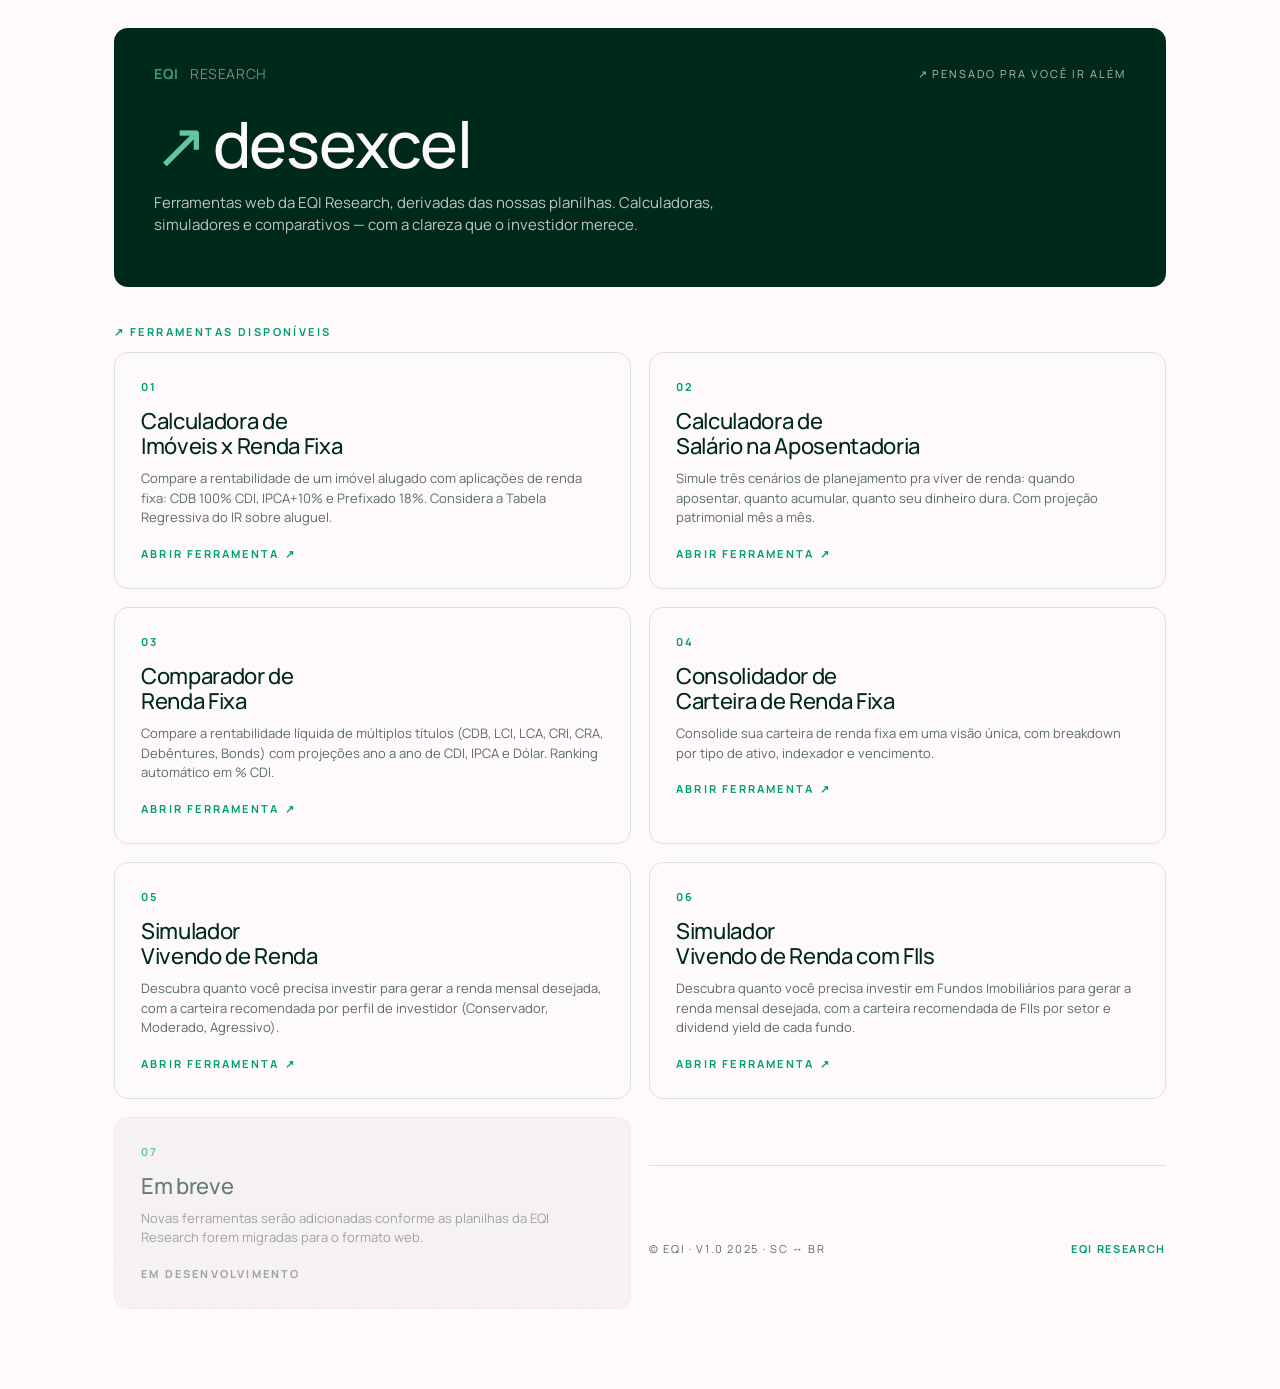
<file: index.html>
<!DOCTYPE html>
<html lang="pt-BR">
<head>
<meta charset="UTF-8">
<meta name="viewport" content="width=device-width, initial-scale=1.0">
<title>desexcel — ferramentas EQI Research</title>
<link rel="preconnect" href="https://fonts.googleapis.com">
<link rel="preconnect" href="https://fonts.gstatic.com" crossorigin>
<link href="https://fonts.googleapis.com/css2?family=Manrope:wght@300;400;500;600;700;800&display=swap" rel="stylesheet">
<style>
  :root {
    --off-white:        #FFFAFA;
    --neutro-claro:     #F2EDED;
    --neutro-verde:     #D9E3E0;
    --verde-claro:      #63C6A5;
    --verde:            #009E76;
    --verde-escuro:     #004031;
    --verde-muito-esc:  #00291E;
    --ink:              var(--verde-muito-esc);
    --muted:            #5a6b66;
    --line:             #D9E3E0;
    --ff: 'Aeonik', 'Manrope', -apple-system, BlinkMacSystemFont, 'Segoe UI', Helvetica, Arial, sans-serif;
  }
  * { box-sizing: border-box; }
  html, body { margin: 0; padding: 0; }
  body {
    font-family: var(--ff);
    background: var(--off-white);
    color: var(--ink);
    line-height: 1.45;
    -webkit-font-smoothing: antialiased;
  }
  .wrap {
    max-width: 1100px;
    margin: 0 auto;
    padding: 28px 24px 80px;
  }
  header.brand {
    background: var(--verde-muito-esc);
    color: var(--off-white);
    border-radius: 14px;
    padding: 36px 40px;
    margin-bottom: 32px;
  }
  .brand-top {
    display: flex;
    justify-content: space-between;
    align-items: center;
    font-size: 11px;
    letter-spacing: 0.18em;
    text-transform: uppercase;
    opacity: 0.7;
    margin-bottom: 28px;
  }
  .brand-mark {
    font-weight: 700;
    color: var(--verde-claro);
    letter-spacing: 0.04em;
    font-size: 14px;
  }
  .brand-mark span { color: var(--off-white); opacity: 0.65; font-weight: 400; margin-left: 8px; }
  header.brand h1 {
    margin: 0;
    font-size: clamp(36px, 6vw, 64px);
    font-weight: 500;
    letter-spacing: -0.02em;
    line-height: 1;
  }
  header.brand h1 .arrow { color: var(--verde-claro); margin-right: 6px; }
  header.brand .sub {
    margin-top: 16px;
    font-size: 15px;
    opacity: 0.75;
    max-width: 640px;
  }

  .chapeu {
    display: inline-block;
    font-size: 11px;
    font-weight: 700;
    letter-spacing: 0.22em;
    text-transform: uppercase;
    color: var(--verde);
    margin-bottom: 12px;
  }

  .tools {
    display: grid;
    grid-template-columns: repeat(auto-fill, minmax(340px, 1fr));
    gap: 18px;
  }
  .tool {
    display: block;
    background: var(--off-white);
    border: 1px solid var(--line);
    border-radius: 14px;
    padding: 26px;
    text-decoration: none;
    color: var(--ink);
    transition: all 0.15s;
    position: relative;
  }
  .tool:hover {
    border-color: var(--verde);
    transform: translateY(-2px);
    box-shadow: 0 8px 24px rgba(0,64,49,0.08);
  }
  .tool .num {
    font-size: 11px;
    letter-spacing: 0.2em;
    text-transform: uppercase;
    color: var(--verde);
    font-weight: 700;
    margin-bottom: 14px;
  }
  .tool h2 {
    margin: 0 0 10px;
    font-size: 22px;
    font-weight: 500;
    letter-spacing: -0.015em;
    line-height: 1.15;
  }
  .tool p {
    margin: 0 0 18px;
    font-size: 13px;
    color: var(--muted);
    line-height: 1.5;
  }
  .tool .go {
    font-size: 11px;
    letter-spacing: 0.2em;
    text-transform: uppercase;
    color: var(--verde);
    font-weight: 700;
    display: flex;
    align-items: center;
    gap: 6px;
  }
  .tool .go .arrow {
    transition: transform 0.2s;
    display: inline-block;
  }
  .tool:hover .go .arrow { transform: translate(4px, -4px); }

  .tool.soon {
    background: var(--neutro-claro);
    border-style: dashed;
    pointer-events: none;
    opacity: 0.6;
  }
  .tool.soon:hover {
    transform: none;
    box-shadow: none;
    border-color: var(--line);
  }
  .tool.soon .go { color: var(--muted); }

  .section {
    margin-top: 40px;
  }
  .section h3 {
    font-size: 11px;
    letter-spacing: 0.22em;
    text-transform: uppercase;
    color: var(--verde);
    margin: 0 0 16px;
    font-weight: 700;
  }

  .footer {
    display: flex;
    justify-content: space-between;
    align-items: center;
    margin-top: 48px;
    padding-top: 24px;
    border-top: 1px solid var(--line);
    font-size: 11px;
    letter-spacing: 0.15em;
    text-transform: uppercase;
    color: var(--muted);
  }
  .footer .mark { color: var(--verde); font-weight: 700; }
</style>
</head>
<body>
<div class="wrap">

  <header class="brand">
    <div class="brand-top">
      <div class="brand-mark">EQI <span>Research</span></div>
      <div>↗ pensado pra você ir além</div>
    </div>
    <h1><span class="arrow">↗</span>desexcel</h1>
    <p class="sub">Ferramentas web da EQI Research, derivadas das nossas planilhas. Calculadoras, simuladores e comparativos — com a clareza que o investidor merece.</p>
  </header>

  <span class="chapeu">↗ Ferramentas disponíveis</span>

  <div class="tools">

    <a class="tool" href="./imoveisxrendafixa/">
      <div class="num">01</div>
      <h2>Calculadora de<br>Imóveis x Renda Fixa</h2>
      <p>Compare a rentabilidade de um imóvel alugado com aplicações de renda fixa: CDB 100% CDI, IPCA+10% e Prefixado 18%. Considera a Tabela Regressiva do IR sobre aluguel.</p>
      <div class="go">Abrir ferramenta <span class="arrow">↗</span></div>
    </a>

    <a class="tool" href="./aposentadoria/">
      <div class="num">02</div>
      <h2>Calculadora de<br>Salário na Aposentadoria</h2>
      <p>Simule três cenários de planejamento pra viver de renda: quando aposentar, quanto acumular, quanto seu dinheiro dura. Com projeção patrimonial mês a mês.</p>
      <div class="go">Abrir ferramenta <span class="arrow">↗</span></div>
    </a>

    <a class="tool" href="./comparadorrf/">
      <div class="num">03</div>
      <h2>Comparador de<br>Renda Fixa</h2>
      <p>Compare a rentabilidade líquida de múltiplos títulos (CDB, LCI, LCA, CRI, CRA, Debêntures, Bonds) com projeções ano a ano de CDI, IPCA e Dólar. Ranking automático em % CDI.</p>
      <div class="go">Abrir ferramenta <span class="arrow">↗</span></div>
    </a>

    <a class="tool" href="./rendafixa/">
      <div class="num">04</div>
      <h2>Consolidador de<br>Carteira de Renda Fixa</h2>
      <p>Consolide sua carteira de renda fixa em uma visão única, com breakdown por tipo de ativo, indexador e vencimento.</p>
      <div class="go">Abrir ferramenta <span class="arrow">↗</span></div>
    </a>

    <a class="tool" href="./vivendaderenda/">
      <div class="num">05</div>
      <h2>Simulador<br>Vivendo de Renda</h2>
      <p>Descubra quanto você precisa investir para gerar a renda mensal desejada, com a carteira recomendada por perfil de investidor (Conservador, Moderado, Agressivo).</p>
      <div class="go">Abrir ferramenta <span class="arrow">↗</span></div>
    </a>

    <a class="tool" href="./vivendoderendafiis/">
      <div class="num">06</div>
      <h2>Simulador<br>Vivendo de Renda com FIIs</h2>
      <p>Descubra quanto você precisa investir em Fundos Imobiliários para gerar a renda mensal desejada, com a carteira recomendada de FIIs por setor e dividend yield de cada fundo.</p>
      <div class="go">Abrir ferramenta <span class="arrow">↗</span></div>
    </a>

    <div class="tool soon">
      <div class="num">07</div>
      <h2>Em breve</h2>
      <p>Novas ferramentas serão adicionadas conforme as planilhas da EQI Research forem migradas para o formato web.</p>
      <div class="go">Em desenvolvimento</div>
    </div>

  <div class="footer">
    <div>© EQI · v1.0 2025 · SC ↔ BR</div>
    <div class="mark">EQI Research</div>
  </div>
</div>
</body>
</html>
</file>
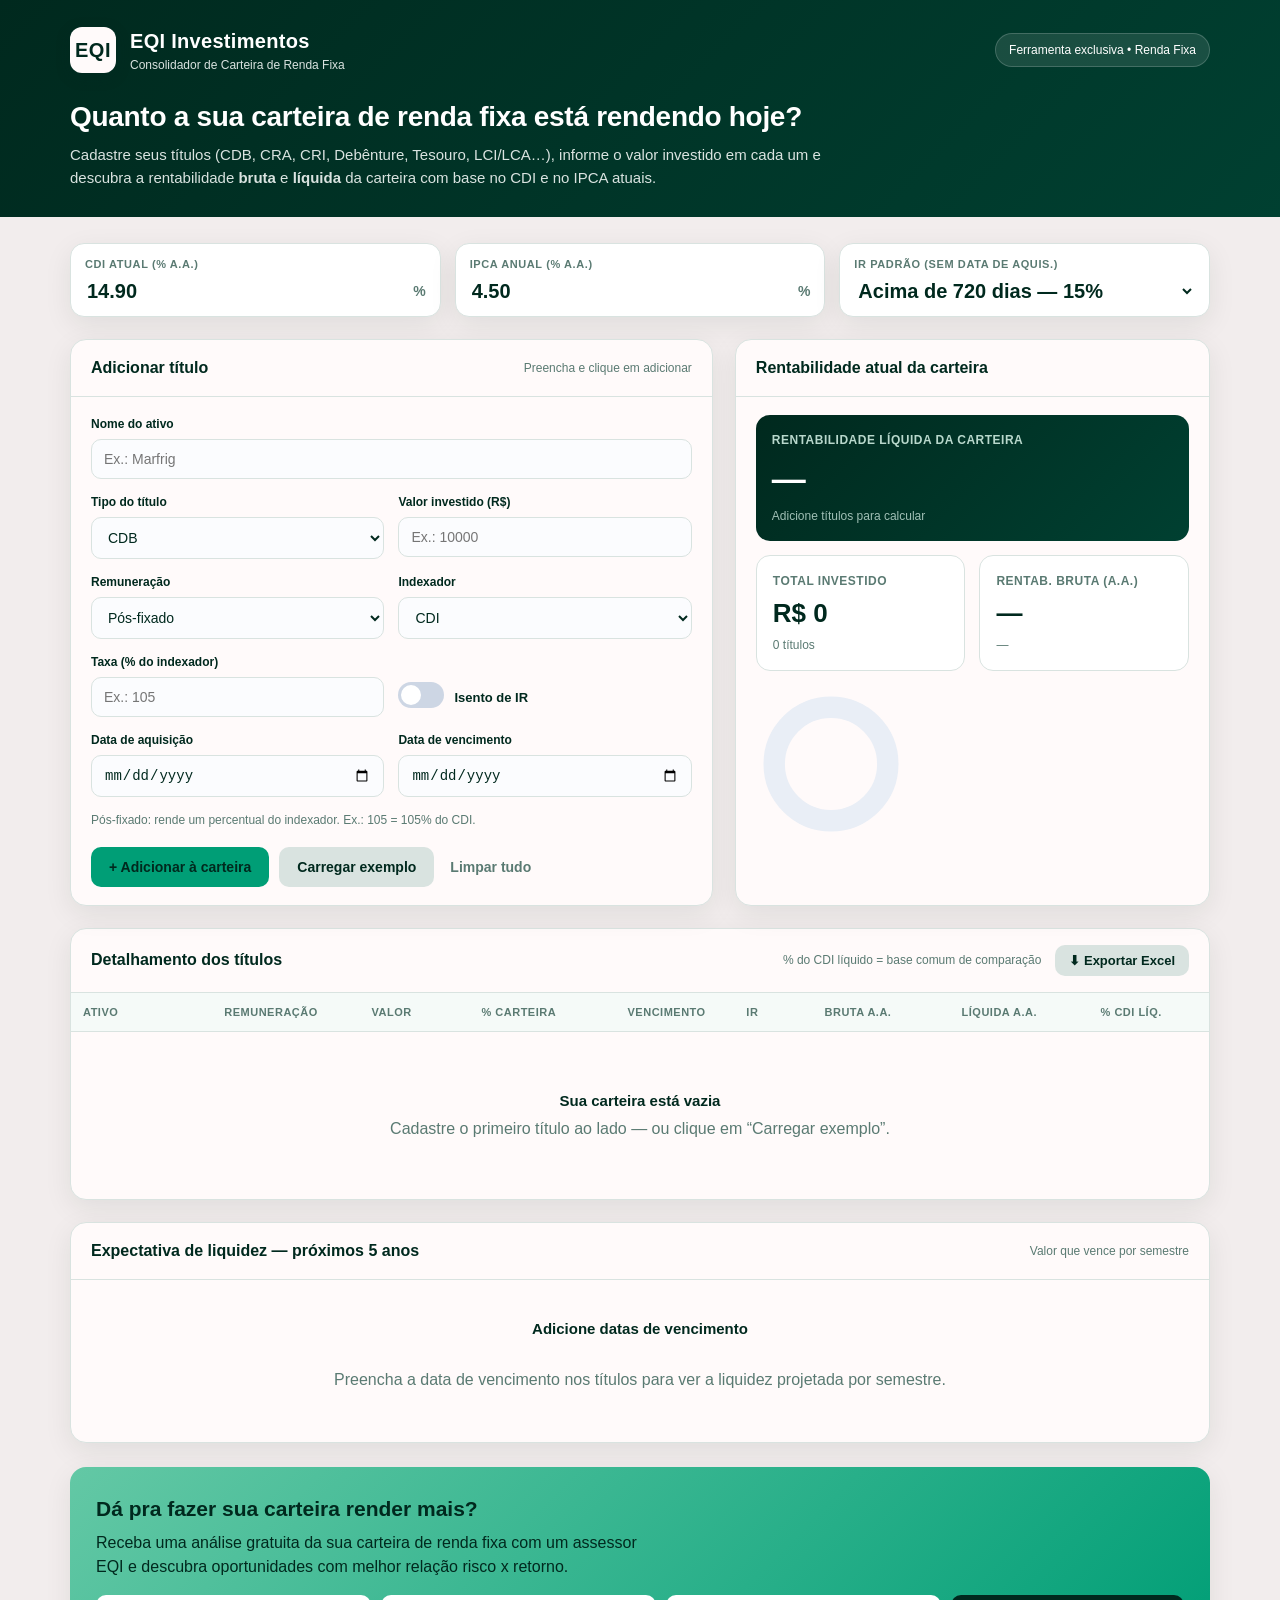
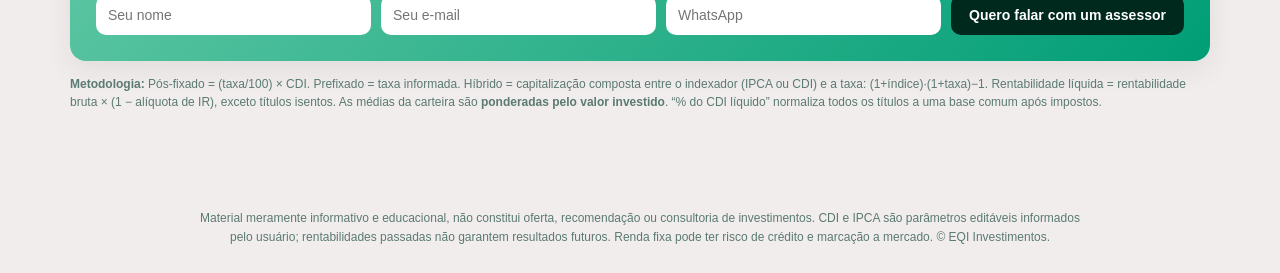
<file: rendafixa/index.html>
<!DOCTYPE html>
<html lang="pt-BR">
<head>
<meta charset="UTF-8" />
<meta name="viewport" content="width=device-width, initial-scale=1.0" />
<title>Consolidador de Carteira de Renda Fixa | EQI Investimentos</title>
<style>
  :root{
    --navy:#00291E;
    --navy-2:#004031;
    --accent:#009E76;
    --accent-2:#63C8A5;
    --bg:#F2EDED;
    --card:#FFFAFA;
    --ink:#00291E;
    --muted:#5a7a72;
    --line:#D9E3E0;
    --danger:#e0455e;
    --shadow:0 8px 28px rgba(0,41,30,.08);
    --radius:16px;
  }
  *{box-sizing:border-box}
  body{
    margin:0;font-family:'Aeonik',Arial,sans-serif;
    background:var(--bg);color:var(--ink);line-height:1.5;
  }
  a{color:var(--accent)}
  .wrap{max-width:1180px;margin:0 auto;padding:0 20px}

  /* HEADER */
  header.top{
    background:linear-gradient(135deg,var(--navy) 0%,var(--navy-2) 100%);
    color:#fff;padding:26px 0 28px;
  }
  .brandrow{display:flex;align-items:center;justify-content:space-between;gap:16px;flex-wrap:wrap}
  .brand{display:flex;align-items:center;gap:14px}
  .logo{
    width:46px;height:46px;border-radius:12px;background:#FFFAFA;
    display:flex;align-items:center;justify-content:center;font-weight:800;color:var(--navy);
    font-size:20px;letter-spacing:.5px;box-shadow:0 4px 14px rgba(0,41,30,.25)
  }
  .brand b{font-size:20px;letter-spacing:.3px}
  .brand span{display:block;font-size:12px;color:#D9E3E0;font-weight:500}
  .tagchip{font-size:12px;background:rgba(255,255,255,.1);padding:7px 13px;border-radius:999px;border:1px solid rgba(255,255,255,.18)}
  h1.title{margin:22px 0 6px;font-size:28px;font-weight:800;letter-spacing:-.3px}
  .subtitle{margin:0;color:#D9E3E0;max-width:760px;font-size:15px}

  /* LAYOUT */
  main{padding:26px 0 60px}
  .grid{display:grid;grid-template-columns:1.15fr .85fr;gap:22px}
  @media(max-width:920px){.grid{grid-template-columns:1fr}}

  .card{background:var(--card);border:1px solid var(--line);border-radius:var(--radius);box-shadow:var(--shadow)}
  .card .hd{padding:16px 20px;border-bottom:1px solid var(--line);display:flex;align-items:center;justify-content:space-between;gap:12px}
  .card .hd h2{margin:0;font-size:16px;font-weight:700}
  .card .hd .hint{font-size:12px;color:var(--muted)}
  .card .bd{padding:18px 20px}

  /* MARKET PARAMS */
  .market{display:flex;gap:14px;flex-wrap:wrap;margin-bottom:22px}
  .market .mbox{
    flex:1;min-width:150px;background:#fff;border:1px solid var(--line);border-radius:14px;
    padding:12px 14px;box-shadow:var(--shadow)
  }
  .market label{display:block;font-size:11px;text-transform:uppercase;letter-spacing:.6px;color:var(--muted);font-weight:700;margin-bottom:6px}
  .market .inrow{display:flex;align-items:center;gap:6px}
  .market input,.market select{
    width:100%;border:none;font-size:20px;font-weight:800;color:var(--navy);outline:none;background:transparent
  }
  .market .suffix{font-size:14px;color:var(--muted);font-weight:700}

  /* FORM */
  .formgrid{display:grid;grid-template-columns:repeat(2,1fr);gap:14px}
  .formgrid .full{grid-column:1/-1}
  .field label{display:block;font-size:12px;font-weight:700;color:var(--navy);margin-bottom:6px}
  .field input,.field select{
    width:100%;padding:11px 12px;border:1px solid var(--line);border-radius:10px;font-size:14px;
    background:#fbfcfe;color:var(--ink);outline:none;transition:.15s
  }
  .field input:focus,.field select:focus{border-color:var(--accent);background:#fff;box-shadow:0 0 0 3px rgba(0,158,118,.12)}
  .field input:disabled,.field select:disabled{background:#eef1f6;color:#9aa7ba;cursor:not-allowed}
  .toggle{display:flex;align-items:center;gap:10px;padding-top:26px}
  .switch{position:relative;width:46px;height:26px;flex:none}
  .switch input{opacity:0;width:0;height:0}
  .slider{position:absolute;inset:0;background:#cdd6e4;border-radius:999px;transition:.2s;cursor:pointer}
  .slider:before{content:"";position:absolute;height:20px;width:20px;left:3px;top:3px;background:#fff;border-radius:50%;transition:.2s}
  .switch input:checked+.slider{background:var(--accent)}
  .switch input:checked+.slider:before{transform:translateX(20px)}
  .toggle .lab{font-size:13px;font-weight:700}

  .btnrow{display:flex;gap:10px;margin-top:18px;flex-wrap:wrap}
  .btn{border:none;border-radius:10px;padding:12px 18px;font-size:14px;font-weight:700;cursor:pointer;transition:.15s}
  .btn-primary{background:var(--accent);color:var(--navy)}
  .btn-primary:hover{filter:brightness(.95);transform:translateY(-1px)}
  .btn-ghost{background:var(--line);color:var(--navy)}
  .btn-ghost:hover{background:#C8D4D0}
  .btn-link{background:none;color:var(--muted);padding:12px 6px}
  .btn-link:hover{color:var(--danger)}
  .btn-sm{padding:8px 14px;font-size:13px}

  /* SUMMARY */
  .kpis{display:grid;grid-template-columns:repeat(2,1fr);gap:14px}
  .kpi{border-radius:14px;padding:16px;border:1px solid var(--line);background:#fff}
  .kpi.big{grid-column:1/-1;background:linear-gradient(135deg,var(--navy),var(--navy-2));color:#fff;border:none}
  .kpi .k-l{font-size:12px;color:var(--muted);font-weight:700;text-transform:uppercase;letter-spacing:.5px}
  .kpi.big .k-l{color:#B8D8CC}
  .kpi .k-v{font-size:26px;font-weight:800;margin-top:4px;color:var(--navy)}
  .kpi.big .k-v{font-size:34px;color:#fff}
  .kpi .k-s{font-size:12px;color:var(--muted);margin-top:3px}
  .kpi.big .k-s{color:#9FBFB5}
  .accentv{color:var(--accent) !important}

  /* DONUT */
  .donutwrap{display:flex;gap:18px;align-items:center;flex-wrap:wrap;margin-top:18px}
  .legend{flex:1;min-width:180px}
  .legend .li{display:flex;align-items:center;gap:9px;font-size:13px;padding:4px 0}
  .legend .dot{width:11px;height:11px;border-radius:3px;flex:none}
  .legend .li .pct{margin-left:auto;font-weight:700;color:var(--navy)}

  /* TABLE */
  .tablewrap{overflow-x:auto}
  table{width:100%;border-collapse:collapse;font-size:13.5px}
  th,td{padding:11px 12px;text-align:right;border-bottom:1px solid var(--line);white-space:nowrap}
  th:first-child,td:first-child{text-align:left}
  th{font-size:11px;text-transform:uppercase;letter-spacing:.5px;color:var(--muted);font-weight:700;background:#F5FAF8}
  tbody tr:hover{background:#EFF5F2}
  td .asset-n{font-weight:700}
  td .asset-t{font-size:11.5px;color:var(--muted)}
  .pill{display:inline-block;font-size:11px;font-weight:700;padding:3px 9px;border-radius:999px}
  .pill.isento{background:rgba(0,158,118,.14);color:#004031}
  .pill.trib{background:rgba(224,69,94,.12);color:#b22b41}
  .delx{border:none;background:none;color:#c0ccdd;cursor:pointer;font-size:16px;line-height:1}
  .delx:hover{color:var(--danger)}
  .empty{padding:40px 20px;text-align:center;color:var(--muted)}
  .empty b{display:block;color:var(--navy);font-size:15px;margin-bottom:4px}

  tfoot td{font-weight:800;background:var(--navy);color:#fff;border:none}
  tfoot td .accentv{color:var(--accent-2)}

  /* CTA / lead */
  .cta{margin-top:24px;background:linear-gradient(135deg,#63C8A5 0%,var(--accent) 100%);border-radius:var(--radius);padding:26px;color:var(--navy);box-shadow:var(--shadow)}
  .cta h3{margin:0 0 6px;font-size:21px}
  .cta p{margin:0 0 16px;max-width:560px;color:var(--navy)}
  .leadform{display:grid;grid-template-columns:repeat(3,1fr) auto;gap:10px}
  @media(max-width:760px){.leadform{grid-template-columns:1fr}}
  .leadform input{padding:12px;border:none;border-radius:10px;font-size:14px;outline:none}
  .leadform .btn-cta{background:var(--navy);color:#fff;white-space:nowrap}
  .leadform .btn-cta:hover{background:#001510}
  .leadok{margin-top:12px;font-weight:700;display:none}

  footer{padding:26px 0;color:var(--muted);font-size:12px;text-align:center}
  .disc{max-width:900px;margin:0 auto;line-height:1.6}
  .note{font-size:12px;color:var(--muted);margin-top:14px;line-height:1.5}

  /* BAR CHART LIQUIDEZ */
  .barchart{overflow-x:auto;padding:4px 0 0}
  .barchart-bars{display:flex;gap:10px;align-items:stretch;height:200px;min-width:560px;padding:0 4px}
  .bar-col{flex:1;min-width:52px;display:flex;flex-direction:column;align-items:center;height:100%}
  .bar-amount{height:20px;font-size:9.5px;font-weight:700;color:var(--navy);display:flex;align-items:flex-end;justify-content:center;text-align:center;white-space:nowrap;width:100%}
  .bar-wrap{flex:1;width:78%;display:flex;align-items:flex-end;background:#f0f5f3;border-radius:8px;overflow:hidden;margin:4px 0}
  .bar-fill{width:100%;background:linear-gradient(to top,var(--accent),var(--accent-2));border-radius:6px;transition:height .4s ease}
  .bar-label{height:22px;font-size:10.5px;color:var(--muted);font-weight:700;text-align:center;margin-top:4px;white-space:nowrap;display:flex;align-items:flex-start;justify-content:center}
  .pill trib small{font-size:9px;opacity:.8}
</style>
</head>
<body>

<header class="top">
  <div class="wrap">
    <div class="brandrow">
      <div class="brand">
        <div class="logo">EQI</div>
        <div>
          <b>EQI Investimentos</b>
          <span>Consolidador de Carteira de Renda Fixa</span>
        </div>
      </div>
      <div class="tagchip">Ferramenta exclusiva • Renda Fixa</div>
    </div>
    <h1 class="title">Quanto a sua carteira de renda fixa está rendendo hoje?</h1>
    <p class="subtitle">Cadastre seus títulos (CDB, CRA, CRI, Debênture, Tesouro, LCI/LCA…), informe o valor investido em cada um e descubra a rentabilidade <b>bruta</b> e <b>líquida</b> da carteira com base no CDI e no IPCA atuais.</p>
  </div>
</header>

<main>
<div class="wrap">

  <!-- PARÂMETROS DE MERCADO -->
  <div class="market">
    <div class="mbox">
      <label>CDI atual (% a.a.)</label>
      <div class="inrow"><input id="cdi" type="number" step="0.01" value="14.90" /><span class="suffix">%</span></div>
    </div>
    <div class="mbox">
      <label>IPCA anual (% a.a.)</label>
      <div class="inrow"><input id="ipca" type="number" step="0.01" value="4.50" /><span class="suffix">%</span></div>
    </div>
    <div class="mbox">
      <label>IR padrão (sem data de aquis.)</label>
      <div class="inrow">
        <select id="irprazo">
          <option value="0.225">Até 180 dias — 22,5%</option>
          <option value="0.20">181 a 360 dias — 20%</option>
          <option value="0.175">361 a 720 dias — 17,5%</option>
          <option value="0.15" selected>Acima de 720 dias — 15%</option>
        </select>
      </div>
    </div>
  </div>

  <div class="grid">

    <!-- COLUNA ESQUERDA: FORMULÁRIO -->
    <section class="card">
      <div class="hd">
        <h2>Adicionar título</h2>
        <span class="hint">Preencha e clique em adicionar</span>
      </div>
      <div class="bd">
        <div class="formgrid">
          <div class="field full">
            <label>Nome do ativo</label>
            <input id="f-nome" placeholder="Ex.: Marfrig" />
          </div>

          <div class="field">
            <label>Tipo do título</label>
            <select id="f-tipo">
              <option value="CDB">CDB</option>
              <option value="CRA">CRA</option>
              <option value="CRI">CRI</option>
              <option value="LCI">LCI</option>
              <option value="LCA">LCA</option>
              <option value="Debênture">Debênture</option>
              <option value="Debênture Incentivada">Debênture Incentivada</option>
              <option value="Tesouro Selic">Tesouro Selic</option>
              <option value="Tesouro IPCA+">Tesouro IPCA+</option>
              <option value="Tesouro Prefixado">Tesouro Prefixado</option>
              <option value="LC">LC (Letra de Câmbio)</option>
            </select>
          </div>

          <div class="field">
            <label>Valor investido (R$)</label>
            <input id="f-valor" type="number" step="0.01" placeholder="Ex.: 10000" />
          </div>

          <div class="field">
            <label>Remuneração</label>
            <select id="f-rem">
              <option value="pos">Pós-fixado</option>
              <option value="pre">Prefixado</option>
              <option value="hibrido">Híbrido</option>
            </select>
          </div>

          <div class="field">
            <label>Indexador</label>
            <select id="f-idx">
              <option value="CDI">CDI</option>
              <option value="IPCA">IPCA</option>
              <option value="">— (prefixado)</option>
            </select>
          </div>

          <div class="field">
            <label id="lbl-taxa">Taxa (%)</label>
            <input id="f-taxa" type="number" step="0.01" placeholder="Ex.: 105" />
          </div>

          <div class="field toggle">
            <label class="switch">
              <input id="f-isento" type="checkbox" />
              <span class="slider"></span>
            </label>
            <span class="lab">Isento de IR</span>
          </div>

          <div class="field">
            <label>Data de aquisição</label>
            <input id="f-aquisicao" type="date" />
          </div>
          <div class="field">
            <label>Data de vencimento</label>
            <input id="f-vencimento" type="date" />
          </div>
        </div>

        <p class="note" id="taxa-help"></p>

        <div class="btnrow">
          <button class="btn btn-primary" id="btn-add">+ Adicionar à carteira</button>
          <button class="btn btn-ghost" id="btn-exemplo">Carregar exemplo</button>
          <button class="btn btn-link" id="btn-limpar">Limpar tudo</button>
        </div>
      </div>
    </section>

    <!-- COLUNA DIREITA: RESULTADO -->
    <section class="card">
      <div class="hd">
        <h2>Rentabilidade atual da carteira</h2>
      </div>
      <div class="bd">
        <div class="kpis">
          <div class="kpi big">
            <div class="k-l">Rentabilidade líquida da carteira</div>
            <div class="k-v" id="kpi-liq">—</div>
            <div class="k-s" id="kpi-liq-cdi">Adicione títulos para calcular</div>
          </div>
          <div class="kpi">
            <div class="k-l">Total investido</div>
            <div class="k-v" id="kpi-total">R$ 0</div>
            <div class="k-s" id="kpi-qtd">0 títulos</div>
          </div>
          <div class="kpi">
            <div class="k-l">Rentab. bruta (a.a.)</div>
            <div class="k-v" id="kpi-bruta">—</div>
            <div class="k-s" id="kpi-bruta-cdi">—</div>
          </div>
        </div>

        <div class="donutwrap">
          <svg id="donut" width="150" height="150" viewBox="0 0 42 42"></svg>
          <div class="legend" id="legend"></div>
        </div>
      </div>
    </section>
  </div>

  <!-- TABELA -->
  <section class="card" style="margin-top:22px">
    <div class="hd">
      <h2>Detalhamento dos títulos</h2>
      <div style="display:flex;align-items:center;gap:14px">
        <span class="hint">% do CDI líquido = base comum de comparação</span>
        <button class="btn btn-ghost btn-sm" id="btn-xlsx">⬇ Exportar Excel</button>
      </div>
    </div>
    <div class="tablewrap">
      <table id="tbl">
        <thead>
          <tr>
            <th>Ativo</th>
            <th>Remuneração</th>
            <th>Valor</th>
            <th>% Carteira</th>
            <th>Vencimento</th>
            <th>IR</th>
            <th>Bruta a.a.</th>
            <th>Líquida a.a.</th>
            <th>% CDI líq.</th>
            <th></th>
          </tr>
        </thead>
        <tbody id="tbody"></tbody>
        <tfoot id="tfoot" style="display:none">
          <tr>
            <td>Carteira consolidada</td>
            <td>—</td>
            <td id="ft-valor">—</td>
            <td>100%</td>
            <td>—</td>
            <td>—</td>
            <td id="ft-bruta">—</td>
            <td id="ft-liq" class="accentv">—</td>
            <td id="ft-cdi">—</td>
            <td></td>
          </tr>
        </tfoot>
      </table>
    </div>
    <div class="bd" id="empty-bd">
      <div class="empty">
        <b>Sua carteira está vazia</b>
        Cadastre o primeiro título ao lado — ou clique em “Carregar exemplo”.
      </div>
    </div>
  </section>

  <!-- LIQUIDEZ POR SEMESTRE -->
  <section class="card" style="margin-top:22px" id="card-liquidez">
    <div class="hd">
      <h2>Expectativa de liquidez — próximos 5 anos</h2>
      <span class="hint">Valor que vence por semestre</span>
    </div>
    <div class="bd">
      <div id="chart-liquidez-wrap"></div>
      <p class="note" id="chart-liquidez-note" style="margin-top:10px"></p>
    </div>
  </section>

  <!-- CTA LEADGEN -->
  <div class="cta">
    <h3>Dá pra fazer sua carteira render mais?</h3>
    <p>Receba uma análise gratuita da sua carteira de renda fixa com um assessor EQI e descubra oportunidades com melhor relação risco x retorno.</p>
    <form class="leadform" id="leadform">
      <input id="l-nome" placeholder="Seu nome" required />
      <input id="l-email" type="email" placeholder="Seu e-mail" required />
      <input id="l-tel" placeholder="WhatsApp" required />
      <button type="submit" class="btn btn-cta">Quero falar com um assessor</button>
    </form>
    <div class="leadok" id="leadok">✅ Recebemos seus dados! Um assessor EQI entrará em contato em breve.</div>
  </div>

  <p class="note">
    <b>Metodologia:</b> Pós-fixado = (taxa/100) × CDI. Prefixado = taxa informada. Híbrido = capitalização composta entre o indexador (IPCA ou CDI) e a taxa: (1+índice)·(1+taxa)−1.
    Rentabilidade líquida = rentabilidade bruta × (1 − alíquota de IR), exceto títulos isentos. As médias da carteira são <b>ponderadas pelo valor investido</b>.
    “% do CDI líquido” normaliza todos os títulos a uma base comum após impostos.
  </p>

</div>
</main>

<footer>
  <div class="wrap">
    <p class="disc">
      Material meramente informativo e educacional, não constitui oferta, recomendação ou consultoria de investimentos. CDI e IPCA são parâmetros editáveis informados pelo usuário; rentabilidades passadas não garantem resultados futuros. Renda fixa pode ter risco de crédito e marcação a mercado.
      © EQI Investimentos.
    </p>
  </div>
</footer>

<script>
(function(){
  "use strict";
  const $ = id => document.getElementById(id);
  const fmtBRL = v => v.toLocaleString('pt-BR',{style:'currency',currency:'BRL',maximumFractionDigits:0});
  const fmtPct = v => v.toLocaleString('pt-BR',{minimumFractionDigits:2,maximumFractionDigits:2})+'%';
  const fmtDate = s => s ? new Date(s+'T00:00:00').toLocaleDateString('pt-BR') : '—';
  const fmtCompact = v => {
    if(v>=1e6) return 'R$ '+(v/1e6).toLocaleString('pt-BR',{maximumFractionDigits:1})+'M';
    if(v>=1e3) return 'R$ '+(v/1e3).toLocaleString('pt-BR',{maximumFractionDigits:0})+'k';
    return fmtBRL(v);
  };

  // Alíquota de IR regressiva pelo prazo de aplicação
  function calcIRAliq(aquisicao){
    if(!aquisicao) return null; // null = usar padrão do seletor global
    const today=new Date(); today.setHours(0,0,0,0);
    const days=Math.floor((today-new Date(aquisicao+'T00:00:00'))/86400000);
    if(days<=180) return 0.225;
    if(days<=360) return 0.20;
    if(days<=720) return 0.175;
    return 0.15;
  }
  function getAliq(asset, defaultAliq){
    if(asset.isento) return 0;
    const auto=calcIRAliq(asset.aquisicao);
    return auto!==null ? auto : defaultAliq;
  }
  function irTag(asset, defaultAliq){
    if(asset.isento) return '<span class="pill isento">Isento</span>';
    const auto=calcIRAliq(asset.aquisicao);
    const aliq=auto!==null?auto:defaultAliq;
    const pct=(aliq*100).toFixed(1).replace('.0','');
    if(auto!==null) return '<span class="pill trib">'+pct+'% <small>auto</small></span>';
    return '<span class="pill trib">'+pct+'%</span>';
  }

  const COLORS = ['#916EDC','#ED64A6','#EA4B4B','#74D9CE','#F6E05E','#54B27F','#387AB7','#6BDCF2','#9C9C9C','#7F7F7F','#585858','#313131','#141414','#F5F5F5','#E0E0E0'];
  const ISENTO_DEFAULT = {
    'CRA':true,'CRI':true,'LCI':true,'LCA':true,'Debênture Incentivada':true,
    'CDB':false,'Debênture':false,'Tesouro Selic':false,'Tesouro IPCA+':false,
    'Tesouro Prefixado':false,'LC':false
  };

  let assets = [];
  try { assets = JSON.parse(localStorage.getItem('eqi_rf_assets')||'[]'); } catch(e){ assets=[]; }
  const save = () => localStorage.setItem('eqi_rf_assets', JSON.stringify(assets));

  // ---- cálculo de rendimento bruto (% a.a.) ----
  function brutaAA(a, cdi, ipca){
    const t = a.taxa/100;
    if(a.rem==='pre') return a.taxa;                       // prefixado: taxa fixa
    if(a.rem==='pos'){                                     // pós: % do indexador
      const base = a.idx==='IPCA' ? ipca : cdi;
      return (a.taxa/100)*base;
    }
    // híbrido: composto índice + spread
    const base = a.idx==='IPCA' ? ipca : cdi;
    return ((1+base/100)*(1+t)-1)*100;
  }

  function remLabel(a){
    if(a.rem==='pre') return 'Prefixado '+fmtPct(a.taxa);
    if(a.rem==='pos') return fmtPct(a.taxa).replace('%','%')+' do '+(a.idx||'CDI');
    return (a.idx||'CDI')+' + '+fmtPct(a.taxa);
  }

  // ---- formulário dinâmico ----
  function syncForm(){
    const rem = $('f-rem').value, idx = $('f-idx');
    const taxa = $('f-taxa'), lbl = $('lbl-taxa'), help = $('taxa-help');
    if(rem==='pre'){
      idx.value=''; idx.disabled=true;
      lbl.textContent='Taxa prefixada (% a.a.)';
      taxa.placeholder='Ex.: 12';
      help.textContent='Prefixado: rende a taxa fixa contratada, independente de CDI/IPCA.';
    } else if(rem==='pos'){
      idx.disabled=false; if(idx.value==='') idx.value='CDI';
      lbl.textContent='Taxa (% do indexador)';
      taxa.placeholder='Ex.: 105';
      help.textContent='Pós-fixado: rende um percentual do indexador. Ex.: 105 = 105% do CDI.';
    } else {
      idx.disabled=false; if(idx.value==='') idx.value='IPCA';
      lbl.textContent='Spread (% a.a.)';
      taxa.placeholder='Ex.: 7';
      help.textContent='Híbrido: indexador + taxa. Ex.: IPCA + 7%.';
    }
  }

  function onTipoChange(){
    const tipo = $('f-tipo').value;
    $('f-isento').checked = !!ISENTO_DEFAULT[tipo];
    // presets convenientes
    if(tipo==='Tesouro Selic'){ $('f-rem').value='pos'; syncForm(); $('f-idx').value='CDI'; $('f-taxa').value=100; }
    if(tipo==='Tesouro IPCA+'){ $('f-rem').value='hibrido'; syncForm(); $('f-idx').value='IPCA'; }
    if(tipo==='Tesouro Prefixado'){ $('f-rem').value='pre'; syncForm(); }
  }

  // ---- render ----
  function render(){
    const cdi = parseFloat($('cdi').value)||0;
    const ipca = parseFloat($('ipca').value)||0;
    const aliq = parseFloat($('irprazo').value)||0;

    const tbody = $('tbody'), tfoot = $('tfoot'), emptyBd = $('empty-bd');
    tbody.innerHTML='';

    const total = assets.reduce((s,a)=>s+(a.valor||0),0);

    if(assets.length===0){
      tfoot.style.display='none'; emptyBd.style.display='block';
      $('kpi-liq').textContent='—'; $('kpi-liq-cdi').textContent='Adicione títulos para calcular';
      $('kpi-total').textContent='R$ 0'; $('kpi-qtd').textContent='0 títulos';
      $('kpi-bruta').textContent='—'; $('kpi-bruta-cdi').textContent='—';
      drawDonut([]); drawLiquidityChart(); return;
    }
    emptyBd.style.display='none'; tfoot.style.display='';

    let sumBruta=0, sumLiq=0;
    const slices=[];

    assets.forEach((a,i)=>{
      const bruta = brutaAA(a,cdi,ipca);
      const assetAliq = getAliq(a, aliq);
      const liq = a.isento ? bruta : bruta*(1-assetAliq);
      const peso = total>0 ? a.valor/total : 0;
      const pctCDIliq = cdi>0 ? (liq/cdi*100) : 0;
      sumBruta += bruta*a.valor;
      sumLiq   += liq*a.valor;
      slices.push({label:a.nome||a.tipo, value:a.valor, color:COLORS[i%COLORS.length]});

      const tr = document.createElement('tr');
      tr.innerHTML =
        '<td>'+
          '<div class="asset-n">'+(a.nome||'(sem nome)')+'</div>'+
          '<div class="asset-t">'+a.tipo+'</div>'+
          (a.aquisicao?'<div class="asset-t">Aquis.: '+fmtDate(a.aquisicao)+'</div>':'')+
        '</td>'+
        '<td>'+remLabel(a)+'</td>'+
        '<td>'+fmtBRL(a.valor)+'</td>'+
        '<td>'+(peso*100).toFixed(1)+'%</td>'+
        '<td>'+fmtDate(a.vencimento)+'</td>'+
        '<td>'+irTag(a,aliq)+'</td>'+
        '<td>'+fmtPct(bruta)+'</td>'+
        '<td><b>'+fmtPct(liq)+'</b></td>'+
        '<td>'+pctCDIliq.toFixed(1)+'%</td>'+
        '<td><button class="delx" data-i="'+i+'" title="Remover">✕</button></td>';
      tbody.appendChild(tr);
    });

    const brutaCart = sumBruta/total;
    const liqCart   = sumLiq/total;
    const cdiLiqCart = cdi>0 ? (liqCart/cdi*100) : 0;

    $('ft-valor').textContent=fmtBRL(total);
    $('ft-bruta').textContent=fmtPct(brutaCart);
    $('ft-liq').textContent=fmtPct(liqCart);
    $('ft-cdi').textContent=cdiLiqCart.toFixed(1)+'%';

    $('kpi-liq').textContent=fmtPct(liqCart);
    $('kpi-liq-cdi').innerHTML='Equivale a <b>'+cdiLiqCart.toFixed(1)+'% do CDI</b> líquido';
    $('kpi-total').textContent=fmtBRL(total);
    $('kpi-qtd').textContent=assets.length+(assets.length===1?' título':' títulos');
    $('kpi-bruta').textContent=fmtPct(brutaCart);
    $('kpi-bruta-cdi').textContent=cdi>0?(brutaCart/cdi*100).toFixed(1)+'% do CDI (bruto)':'—';

    drawDonut(slices);
    drawLiquidityChart();

    tbody.querySelectorAll('.delx').forEach(b=>b.onclick=()=>{
      assets.splice(parseInt(b.dataset.i),1); save(); render();
    });
  }

  // ---- donut SVG ----
  function drawDonut(slices){
    const svg=$('donut'), legend=$('legend');
    svg.innerHTML=''; legend.innerHTML='';
    const total = slices.reduce((s,x)=>s+x.value,0);
    if(total===0){
      svg.innerHTML='<circle cx="21" cy="21" r="15.9" fill="none" stroke="#e9eef6" stroke-width="6"></circle>';
      return;
    }
    let offset=25; // começa no topo
    slices.forEach(s=>{
      const pct=s.value/total*100;
      const c=document.createElementNS('http://www.w3.org/2000/svg','circle');
      c.setAttribute('cx','21'); c.setAttribute('cy','21'); c.setAttribute('r','15.9155');
      c.setAttribute('fill','none'); c.setAttribute('stroke',s.color); c.setAttribute('stroke-width','6');
      c.setAttribute('stroke-dasharray',pct+' '+(100-pct));
      c.setAttribute('stroke-dashoffset',offset);
      svg.appendChild(c);
      offset = (offset - pct + 100) % 100;
      const li=document.createElement('div');
      li.className='li';
      li.innerHTML='<span class="dot" style="background:'+s.color+'"></span>'+s.label+'<span class="pct">'+pct.toFixed(0)+'%</span>';
      legend.appendChild(li);
    });
  }

  // ---- add ----
  function add(){
    const nome=$('f-nome').value.trim();
    const tipo=$('f-tipo').value;
    const valor=parseFloat($('f-valor').value);
    const rem=$('f-rem').value;
    const idx=$('f-idx').value;
    const taxa=parseFloat($('f-taxa').value);
    if(!(valor>0)){ alert('Informe o valor investido.'); $('f-valor').focus(); return; }
    if(!(taxa>=0) || isNaN(taxa)){ alert('Informe a taxa.'); $('f-taxa').focus(); return; }
    const aquisicao=$('f-aquisicao').value||'';
    const vencimento=$('f-vencimento').value||'';
    assets.push({nome,tipo,valor,rem,idx:rem==='pre'?'':idx,taxa,isento:$('f-isento').checked,aquisicao,vencimento});
    save(); render();
    $('f-nome').value=''; $('f-valor').value=''; $('f-taxa').value='';
    $('f-aquisicao').value=''; $('f-vencimento').value=''; $('f-nome').focus();
  }

  // ---- exemplo ----
  function exemplo(){
    assets = [
      {nome:'Marfrig', tipo:'CRA', valor:10000, rem:'hibrido', idx:'IPCA', taxa:10, isento:true, aquisicao:'2023-03-15', vencimento:'2028-09-30'},
      {nome:'Banco do Brasil', tipo:'CDB', valor:15000, rem:'pos', idx:'CDI', taxa:105, isento:false, aquisicao:'2024-06-01', vencimento:'2026-12-15'},
      {nome:'Tesouro Selic 2029', tipo:'Tesouro Selic', valor:30000, rem:'pos', idx:'CDI', taxa:100, isento:false, aquisicao:'2022-09-01', vencimento:'2029-03-01'}
    ];
    save(); render();
  }

  // ================== EXPORTAÇÃO PARA EXCEL (.xlsx) ==================
  // Gera um .xlsx real no navegador, sem nenhuma dependência externa.

  const round = (v,d)=>{const p=Math.pow(10,d);return Math.round((+v)*p)/p;};

  function exportExcel(){
    if(assets.length===0){ alert('Adicione títulos à carteira antes de exportar.'); return; }
    const cdi=parseFloat($('cdi').value)||0, ipca=parseFloat($('ipca').value)||0, aliq=parseFloat($('irprazo').value)||0;
    const total=assets.reduce((s,a)=>s+(a.valor||0),0);
    const S=v=>({v:v,t:'s'}), N=v=>({v:Number(v),t:'n'});

    const rows=[];
    rows.push([S('Consolidador de Carteira de Renda Fixa — EQI Investimentos')]);
    rows.push([S('Data'),S(new Date().toLocaleDateString('pt-BR')),S('CDI (% a.a.)'),N(cdi),S('IPCA (% a.a.)'),N(ipca),S('IR (%)'),N(round(aliq*100,1))]);
    rows.push([]);
    rows.push([S('Ativo'),S('Tipo'),S('Remuneração'),S('Valor (R$)'),S('% Carteira'),S('Data Aquisição'),S('Data Vencimento'),S('Alíquota IR (%)'),S('Bruta a.a. (%)'),S('Líquida a.a. (%)'),S('% CDI líquido')]);

    let sumB=0,sumL=0;
    assets.forEach(a=>{
      const assetAliq=getAliq(a,aliq);
      const b=brutaAA(a,cdi,ipca), l=a.isento?b:b*(1-assetAliq);
      const peso=total>0?a.valor/total*100:0, cdiliq=cdi>0?l/cdi*100:0;
      sumB+=b*a.valor; sumL+=l*a.valor;
      rows.push([S(a.nome||''),S(a.tipo),S(remLabel(a)),N(a.valor),N(round(peso,1)),
                 S(a.aquisicao?fmtDate(a.aquisicao):''),S(a.vencimento?fmtDate(a.vencimento):''),
                 N(a.isento?0:round(assetAliq*100,1)),N(round(b,2)),N(round(l,2)),N(round(cdiliq,1))]);
    });
    const bC=sumB/total, lC=sumL/total, cC=cdi>0?lC/cdi*100:0;
    rows.push([S('CARTEIRA CONSOLIDADA'),S(''),S(''),N(total),N(100),S(''),S(''),S(''),N(round(bC,2)),N(round(lC,2)),N(round(cC,1))]);

    downloadBlob(buildXlsxBlob(rows),'carteira-renda-fixa-eqi.xlsx');
  }

  function colLetter(n){let s='';n++;while(n>0){const m=(n-1)%26;s=String.fromCharCode(65+m)+s;n=(n-m-1)/26;}return s;}
  function esc(s){return String(s).replace(/&/g,'&amp;').replace(/</g,'&lt;').replace(/>/g,'&gt;').replace(/"/g,'&quot;');}

  function sheetXml(rows){
    let x='<?xml version="1.0" encoding="UTF-8" standalone="yes"?>'+
      '<worksheet xmlns="http://schemas.openxmlformats.org/spreadsheetml/2006/main"><sheetData>';
    rows.forEach((row,ri)=>{
      x+='<row r="'+(ri+1)+'">';
      row.forEach((cell,ci)=>{
        if(cell==null) return;
        const ref=colLetter(ci)+(ri+1);
        if(cell.t==='n' && cell.v!=='' && !isNaN(cell.v)){
          x+='<c r="'+ref+'"><v>'+cell.v+'</v></c>';
        } else {
          x+='<c r="'+ref+'" t="inlineStr"><is><t xml:space="preserve">'+esc(cell.v)+'</t></is></c>';
        }
      });
      x+='</row>';
    });
    return x+'</sheetData></worksheet>';
  }

  function buildXlsxBlob(rows){
    const enc=new TextEncoder();
    const F=(name,str)=>({name:name,data:enc.encode(str)});
    const files=[
      F('[Content_Types].xml',
        '<?xml version="1.0" encoding="UTF-8" standalone="yes"?>'+
        '<Types xmlns="http://schemas.openxmlformats.org/package/2006/content-types">'+
        '<Default Extension="rels" ContentType="application/vnd.openxmlformats-package.relationships+xml"/>'+
        '<Default Extension="xml" ContentType="application/xml"/>'+
        '<Override PartName="/xl/workbook.xml" ContentType="application/vnd.openxmlformats-officedocument.spreadsheetml.sheet.main+xml"/>'+
        '<Override PartName="/xl/worksheets/sheet1.xml" ContentType="application/vnd.openxmlformats-officedocument.spreadsheetml.worksheet+xml"/></Types>'),
      F('_rels/.rels',
        '<?xml version="1.0" encoding="UTF-8" standalone="yes"?>'+
        '<Relationships xmlns="http://schemas.openxmlformats.org/package/2006/relationships">'+
        '<Relationship Id="rId1" Type="http://schemas.openxmlformats.org/officeDocument/2006/relationships/officeDocument" Target="xl/workbook.xml"/></Relationships>'),
      F('xl/workbook.xml',
        '<?xml version="1.0" encoding="UTF-8" standalone="yes"?>'+
        '<workbook xmlns="http://schemas.openxmlformats.org/spreadsheetml/2006/main" xmlns:r="http://schemas.openxmlformats.org/officeDocument/2006/relationships">'+
        '<sheets><sheet name="Carteira" sheetId="1" r:id="rId1"/></sheets></workbook>'),
      F('xl/_rels/workbook.xml.rels',
        '<?xml version="1.0" encoding="UTF-8" standalone="yes"?>'+
        '<Relationships xmlns="http://schemas.openxmlformats.org/package/2006/relationships">'+
        '<Relationship Id="rId1" Type="http://schemas.openxmlformats.org/officeDocument/2006/relationships/worksheet" Target="worksheets/sheet1.xml"/></Relationships>'),
      F('xl/worksheets/sheet1.xml', sheetXml(rows))
    ];
    return new Blob([zipStore(files)],{type:'application/vnd.openxmlformats-officedocument.spreadsheetml.sheet'});
  }

  // ZIP "stored" (sem compressão) + CRC32 — suficiente e robusto para arquivos pequenos.
  let CRCT;
  function crc32(u8){
    if(!CRCT){CRCT=[];for(let n=0;n<256;n++){let c=n;for(let k=0;k<8;k++)c=c&1?(0xEDB88320^(c>>>1)):(c>>>1);CRCT[n]=c>>>0;}}
    let crc=-1;
    for(let i=0;i<u8.length;i++)crc=(crc>>>8)^CRCT[(crc^u8[i])&0xFF];
    return (crc^-1)>>>0;
  }
  function zipStore(files){
    const out=[],cen=[];
    const u16=(a,v)=>a.push(v&0xff,(v>>>8)&0xff);
    const u32=(a,v)=>a.push(v&0xff,(v>>>8)&0xff,(v>>>16)&0xff,(v>>>24)&0xff);
    const enc=new TextEncoder();
    files.forEach(f=>{
      const data=f.data, crc=crc32(data), nm=enc.encode(f.name), off=out.length;
      u32(out,0x04034b50);u16(out,20);u16(out,0);u16(out,0);u16(out,0);u16(out,0);
      u32(out,crc);u32(out,data.length);u32(out,data.length);u16(out,nm.length);u16(out,0);
      for(let i=0;i<nm.length;i++)out.push(nm[i]);
      for(let i=0;i<data.length;i++)out.push(data[i]);
      u32(cen,0x02014b50);u16(cen,20);u16(cen,20);u16(cen,0);u16(cen,0);u16(cen,0);u16(cen,0);
      u32(cen,crc);u32(cen,data.length);u32(cen,data.length);
      u16(cen,nm.length);u16(cen,0);u16(cen,0);u16(cen,0);u16(cen,0);u32(cen,0);u32(cen,off);
      for(let i=0;i<nm.length;i++)cen.push(nm[i]);
    });
    const cdOff=out.length;
    for(let i=0;i<cen.length;i++)out.push(cen[i]);
    u32(out,0x06054b50);u16(out,0);u16(out,0);u16(out,files.length);u16(out,files.length);
    u32(out,cen.length);u32(out,cdOff);u16(out,0);
    return new Uint8Array(out);
  }
  function downloadBlob(blob,name){
    const url=URL.createObjectURL(blob);
    const a=document.createElement('a');a.href=url;a.download=name;
    document.body.appendChild(a);a.click();a.remove();
    setTimeout(()=>URL.revokeObjectURL(url),1500);
  }
  // ==================================================================

  // ---- gráfico de liquidez por semestre ----
  function drawLiquidityChart(){
    const wrap=$('chart-liquidez-wrap'), noteEl=$('chart-liquidez-note');
    if(!wrap) return;

    // Monta os 10 semestres a partir de hoje
    const today=new Date(); today.setHours(0,0,0,0);
    const semesters=[];
    let cur=new Date(today.getFullYear(), today.getMonth()<6?0:6, 1);
    for(let i=0;i<10;i++){
      const endSem=new Date(cur.getFullYear(), cur.getMonth()+6, 0);
      const label=(cur.getMonth()===0?'1S':'2S')+'/'+cur.getFullYear();
      semesters.push({key:label, start:new Date(cur), end:new Date(endSem), value:0});
      cur=new Date(cur.getFullYear(), cur.getMonth()+6, 1);
    }

    let withoutDate=0;
    assets.forEach(a=>{
      if(!a.vencimento){ withoutDate++; return; }
      const mat=new Date(a.vencimento+'T00:00:00');
      const bkt=semesters.find(s=>mat>=s.start && mat<=s.end);
      if(bkt) bkt.value+=(a.valor||0);
    });

    const hasData=semesters.some(s=>s.value>0);
    if(!hasData){
      wrap.innerHTML='<div class="empty" style="padding:20px 0;text-align:center"><b>Adicione datas de vencimento</b><br>Preencha a data de vencimento nos títulos para ver a liquidez projetada por semestre.</div>';
      noteEl.textContent=''; return;
    }

    const maxVal=Math.max(...semesters.map(s=>s.value),1);
    let html='<div class="barchart"><div class="barchart-bars">';
    semesters.forEach(s=>{
      const pct=s.value>0?Math.max(s.value/maxVal*100,3):0;
      html+=
        '<div class="bar-col">'+
          '<div class="bar-amount">'+(s.value>0?fmtCompact(s.value):'')+'</div>'+
          '<div class="bar-wrap">'+
            '<div class="bar-fill" style="height:'+pct+'%'+(s.value===0?';background:#e9eef6':'')+'"></div>'+
          '</div>'+
          '<div class="bar-label">'+s.key+'</div>'+
        '</div>';
    });
    html+='</div></div>';
    wrap.innerHTML=html;

    const n=assets.filter(a=>a.vencimento).length;
    noteEl.textContent=withoutDate>0
      ?n+' título(s) com vencimento exibido(s). '+withoutDate+' título(s) sem data de vencimento foram omitidos.'
      :'';
  }

  // ---- listeners ----
  $('f-rem').addEventListener('change',syncForm);
  $('f-tipo').addEventListener('change',onTipoChange);
  $('btn-add').addEventListener('click',add);
  $('btn-exemplo').addEventListener('click',exemplo);
  $('btn-limpar').addEventListener('click',()=>{ if(confirm('Remover todos os títulos?')){assets=[];save();render();} });
  $('btn-xlsx').addEventListener('click',exportExcel);
  ['cdi','ipca','irprazo'].forEach(id=>$(id).addEventListener('input',render));
  $('leadform').addEventListener('submit',e=>{
    e.preventDefault();
    $('leadform').style.display='none';
    $('leadok').style.display='block';
    // Aqui você integra com seu CRM / endpoint de captura de leads.
  });

  syncForm();
  render();
})();
</script>
</body>
</html>
</file>
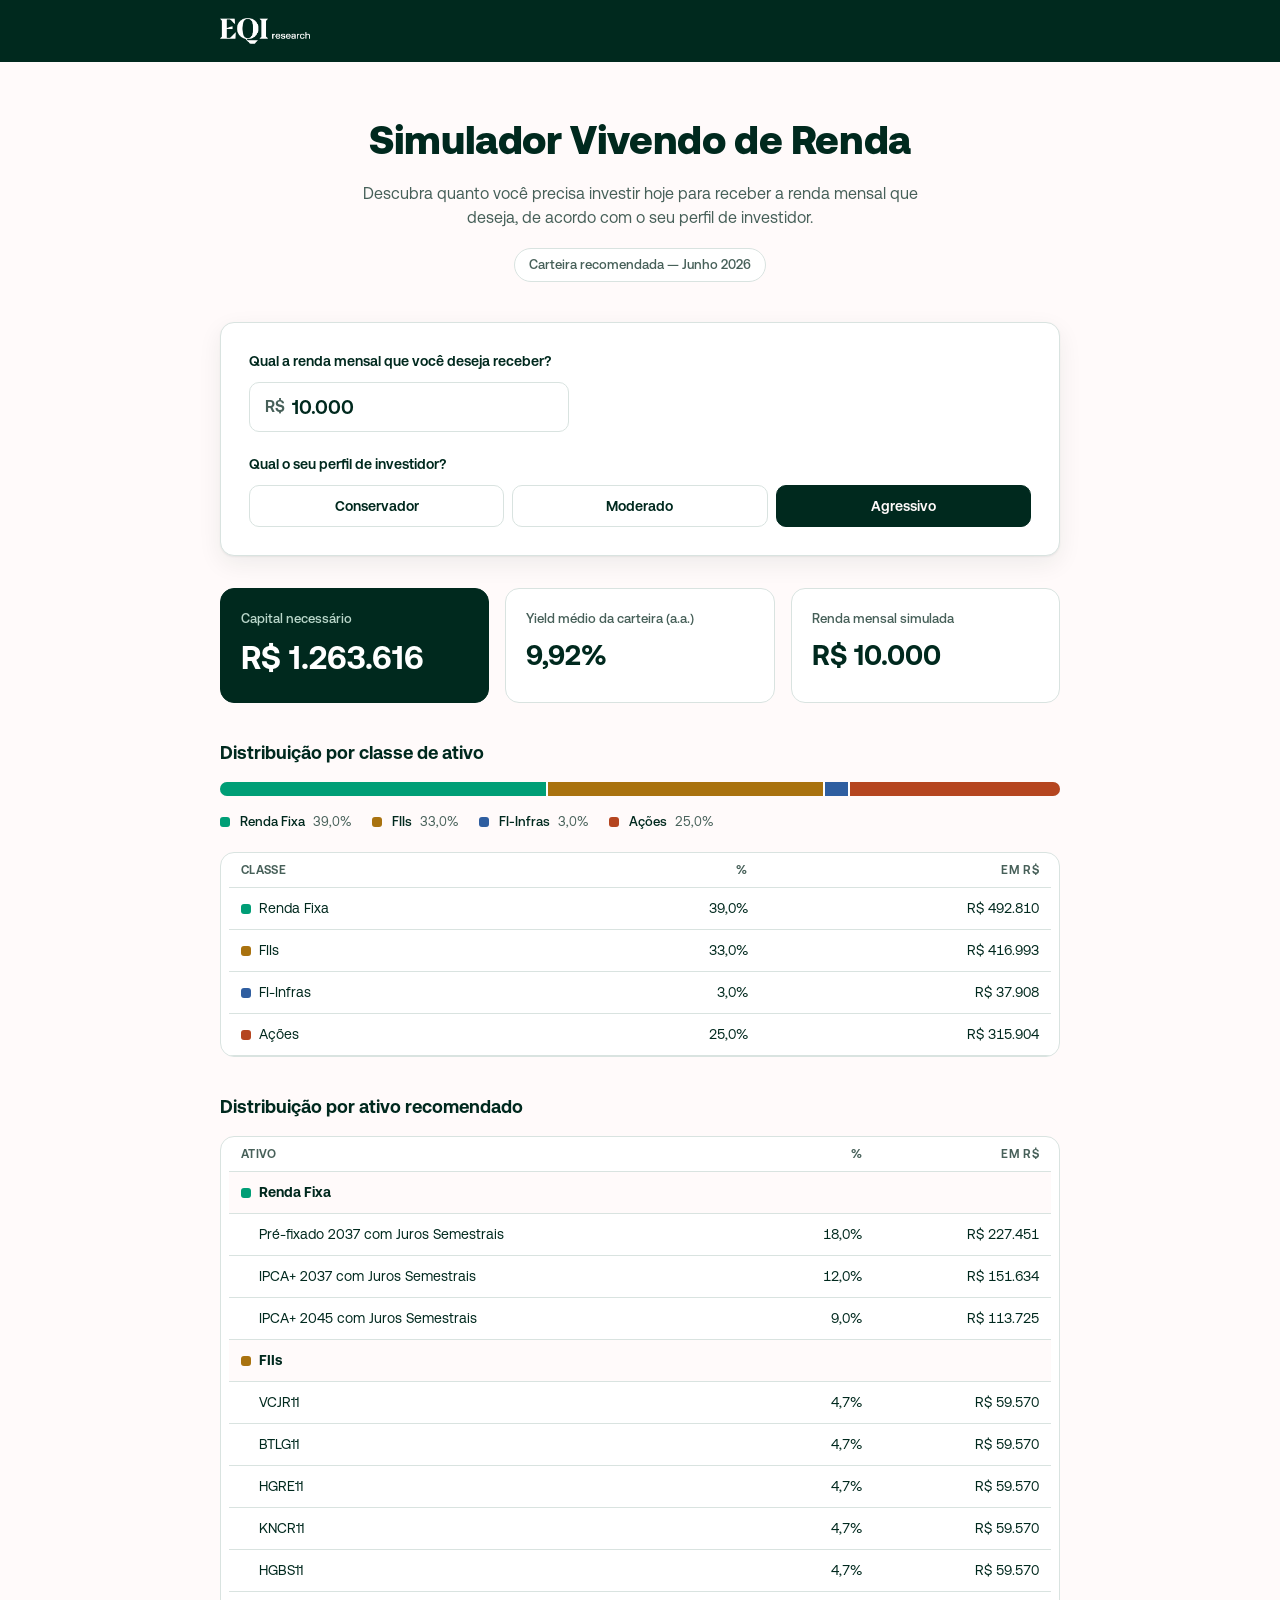
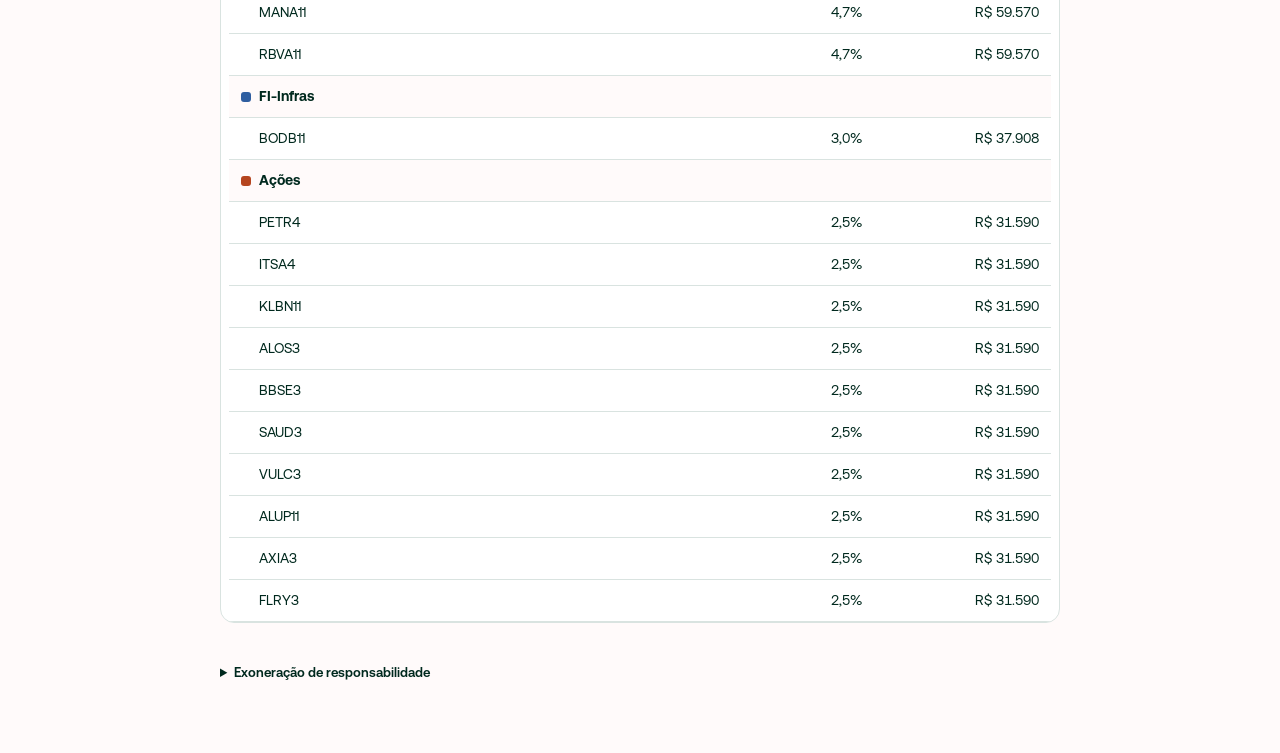
<file: vivendaderenda/index.html>
<!doctype html>
<html lang="pt-BR">
<head>
  <meta charset="utf-8">
  <meta name="viewport" content="width=device-width, initial-scale=1">
  <title>Simulador Vivendo de Renda | EQI Research</title>
  <link rel="stylesheet" href="style.css">
</head>
<body>

  <header class="cabecalho">
    <div class="container">
      <img src="assets/logo-eqi-research-white.png" alt="EQI Research">
    </div>
  </header>

  <main class="container">

    <section class="hero">
      <h1>Simulador Vivendo de Renda</h1>
      <p>Descubra quanto você precisa investir hoje para receber a renda mensal que deseja, de acordo com o seu perfil de investidor.</p>
      <span class="selo-atualizacao">Carteira recomendada — <span id="atualizacao"></span></span>
    </section>

    <section class="calculadora">
      <div class="campo">
        <label for="input-renda">Qual a renda mensal que você deseja receber?</label>
        <div class="campo-moeda">
          <span>R$</span>
          <input type="text" id="input-renda" inputmode="decimal" value="10.000">
        </div>
      </div>

      <div class="campo">
        <label>Qual o seu perfil de investidor?</label>
        <div class="perfil-selector" role="group" aria-label="Perfil de investidor">
          <button type="button" class="perfil-botao" data-perfil="Conservador" aria-pressed="false">Conservador</button>
          <button type="button" class="perfil-botao" data-perfil="Moderado" aria-pressed="false">Moderado</button>
          <button type="button" class="perfil-botao" data-perfil="Agressivo" aria-pressed="false">Agressivo</button>
        </div>
      </div>
    </section>

    <p class="aviso-soma" id="aviso-soma" hidden></p>

    <section class="stats">
      <div class="stat-tile destaque">
        <p class="stat-label">Capital necessário</p>
        <p class="stat-valor" id="stat-capital">—</p>
      </div>
      <div class="stat-tile">
        <p class="stat-label">Yield médio da carteira (a.a.)</p>
        <p class="stat-valor" id="stat-yield">—</p>
      </div>
      <div class="stat-tile">
        <p class="stat-label">Renda mensal simulada</p>
        <p class="stat-valor" id="stat-renda">—</p>
      </div>
    </section>

    <section class="secao">
      <h2>Distribuição por classe de ativo</h2>
      <div class="barra-classes" id="barra-classes"></div>
      <ul class="legenda-classes" id="legenda-classes"></ul>
      <div class="tabela-scroll">
        <table>
          <thead>
            <tr>
              <th>Classe</th>
              <th class="col-numero">%</th>
              <th class="col-numero">Em R$</th>
            </tr>
          </thead>
          <tbody id="tabela-classes-corpo"></tbody>
        </table>
      </div>
    </section>

    <section class="secao">
      <h2>Distribuição por ativo recomendado</h2>
      <div class="tabela-scroll">
        <table>
          <thead>
            <tr>
              <th>Ativo</th>
              <th class="col-numero">%</th>
              <th class="col-numero">Em R$</th>
            </tr>
          </thead>
          <tbody id="tabela-ativos-corpo"></tbody>
        </table>
      </div>
    </section>

    <details class="disclaimer">
      <summary>Exoneração de responsabilidade</summary>
      <p>Este relatório foi produzido pela EQI Investimentos Corretora de Títulos e Valores Mobiliários S.A. (“EQI Investimentos”). O conteúdo dos relatórios não pode ser reproduzido, publicado, copiado, divulgado, distribuído, resumido, extraído ou de outra forma referenciado, no todo ou em parte, sem o consentimento prévio e expresso da EQI Research. Nossas análises são baseadas em informações obtidas junto a fontes públicas que consideramos confiáveis na data de publicação, dentre outras fontes. Na medida em que as opiniões nascem de julgamentos e estimativas, estão naturalmente sujeitas a mudanças. O conteúdo dos relatórios é gerado consoante as condições econômicas, de mercado, entre outras, disponíveis na data de sua publicação, de modo que as conclusões apresentadas estão sujeitas a variações em virtude de uma gama de fatores sobre os quais a EQI Research não tem qualquer controle. Cada relatório somente é válido na sua respectiva data, sendo que eventos futuros podem prejudicar suas conclusões. Rentabilidade obtida no passado não representa garantia de rentabilidade futura. A EQI Research busca, mas não assume nenhuma responsabilidade em atualizar, revisar, retificar ou anular tais relatórios em virtude de qualquer acontecimento futuro.</p>
      <p>Nossos relatórios possuem caráter informativo e não representam oferta de negociação de valores mobiliários ou outros instrumentos financeiros em qualquer jurisdição. As análises, informações e estratégias de investimento têm como único propósito fomentar o debate entre os analistas da EQI Research e os seus clientes. A EQI Research ressalta que os relatórios não incluem aconselhamentos de qualquer natureza, como legal ou contábil. O conteúdo dos relatórios não é e nem deve ser considerado como promessa ou garantia com relação ao passado ou ao futuro, nem como recomendação para qualquer fim. Cada cliente deve, portanto, desenvolver suas próprias análises e estratégias.</p>
      <p>As informações disponibilizadas no conteúdo deste relatório não possuem relação com objetivos específicos de investimentos, situação financeira ou necessidade particular de qualquer destinatário específico, não devendo servir como única fonte de informações no processo decisório do investidor que, antes de decidir, deverá realizar, preferencialmente com a ajuda de um profissional devidamente qualificado, uma avaliação minuciosa do produto e respectivos riscos face a seus objetivos pessoais e à sua tolerância a risco. Portanto, nada neste relatório constitui indicação de que a estratégia de investimento ou potenciais recomendações citadas são adequadas ao perfil do destinatário ou apropriadas às circunstâncias individuais do destinatário e tampouco constituem uma recomendação pessoal.</p>
      <p>Os produtos e serviços mencionados nos relatórios podem não estar disponíveis em todas as jurisdições ou para determinadas categorias de investidores. Adicionalmente, a legislação e regulamentação de proteção a investidores de determinadas jurisdições podem não se aplicar a produtos e serviços registrados em outras jurisdições, sujeitos à legislação e regulamentação aplicável, além de previsões contratuais específicas. O recebimento do conteúdo dos relatórios não faz com que você esteja automaticamente enquadrado em determinadas categorias de investimento necessárias para a aplicação em alguns produtos e serviços. A verificação do perfil de investimento de cada investidor deverá, portanto, sempre prevalecer na checagem dos produtos e serviços aptos a integrarem sua carteira de investimentos, sendo certo que nos reservamos ao direito de eventualmente recusarmos determinadas operações que não sejam compatíveis com o seu perfil de investimento.</p>
      <p>A EQI Research ou empresas a nós ligadas mantém, ou tem a intenção de manter, relações comerciais com determinadas companhias cobertas nos relatórios. Por esta razão, os clientes devem estar cientes de eventuais conflitos de interesses que potencialmente possam afetar os objetivos dos relatórios. Os clientes devem considerar os relatórios apenas como mais um fator no eventual processo de tomada de decisão de seus investimentos.</p>
      <p>A EQI Research confia no uso de barreiras de informação para controlar o fluxo de informação contida em uma ou mais áreas dentro da EQI Research, em outras áreas, unidades, grupos e filiadas. A remuneração do analista responsável pelo relatório é determinada pela direção da EQI Research e pelos diretores seniores da EQI Research.</p>
      <p>A EQI Research não se responsabiliza assim como não garante que os investidores irão obter lucros. A EQI Research tampouco irá dividir qualquer ganho de investimentos com os investidores assim como não irá aceitar qualquer passivo causado por perdas. Os investimentos envolvem riscos e os investidores devem ter prudência ao tomar suas decisões de investimento. A EQI Research não tem obrigações fiduciárias com os destinatários dos relatórios e, ao divulgá-los, não apresenta capacidade fiduciária.</p>
      <p>A EQI Research, suas empresas afiliadas, subsidiárias, seus funcionários, diretores e agentes não se responsabilizam e não aceitam nenhum passivo oriundo de perda ou prejuízo eventualmente provocado pelo uso de parte ou da integralidade do conteúdo dos relatórios.</p>
      <p><strong>Certificação dos analistas:</strong> cada analista da área de Análise &amp; Research primariamente responsável pelo conteúdo desse relatório de investimentos, total ou em parte, certifica que: i) todos os pontos de vista expressos refletem suas opiniões e pontos de vista pessoais sobre as ações e seus emissores e tais recomendações foram elaboradas de maneira independente, inclusive em relação a EQI Research e/ou suas afiliadas, conforme o caso; ii) nenhuma parte de sua remuneração foi, é ou será, direta ou indiretamente, relacionada a quaisquer recomendações ou opiniões específicas aqui contidas ou relacionadas ao preço de qualquer valor mobiliário discutido neste relatório.</p>
      <p>Parte da remuneração do analista é proveniente dos lucros da EQI Research como um todo e/ou de suas afiliadas e, consequentemente, das receitas oriundas de transações realizadas pela EQI Research e/ou suas afiliadas.</p>
      <p>Quando aplicável, o analista responsável por este relatório e certificado de acordo com as normas brasileiras será identificado em negrito na primeira página deste relatório e será o primeiro nome na lista de assinaturas.</p>
    </details>

  </main>

  <script src="data.js"></script>
  <script src="app.js"></script>
</body>
</html>
</file>
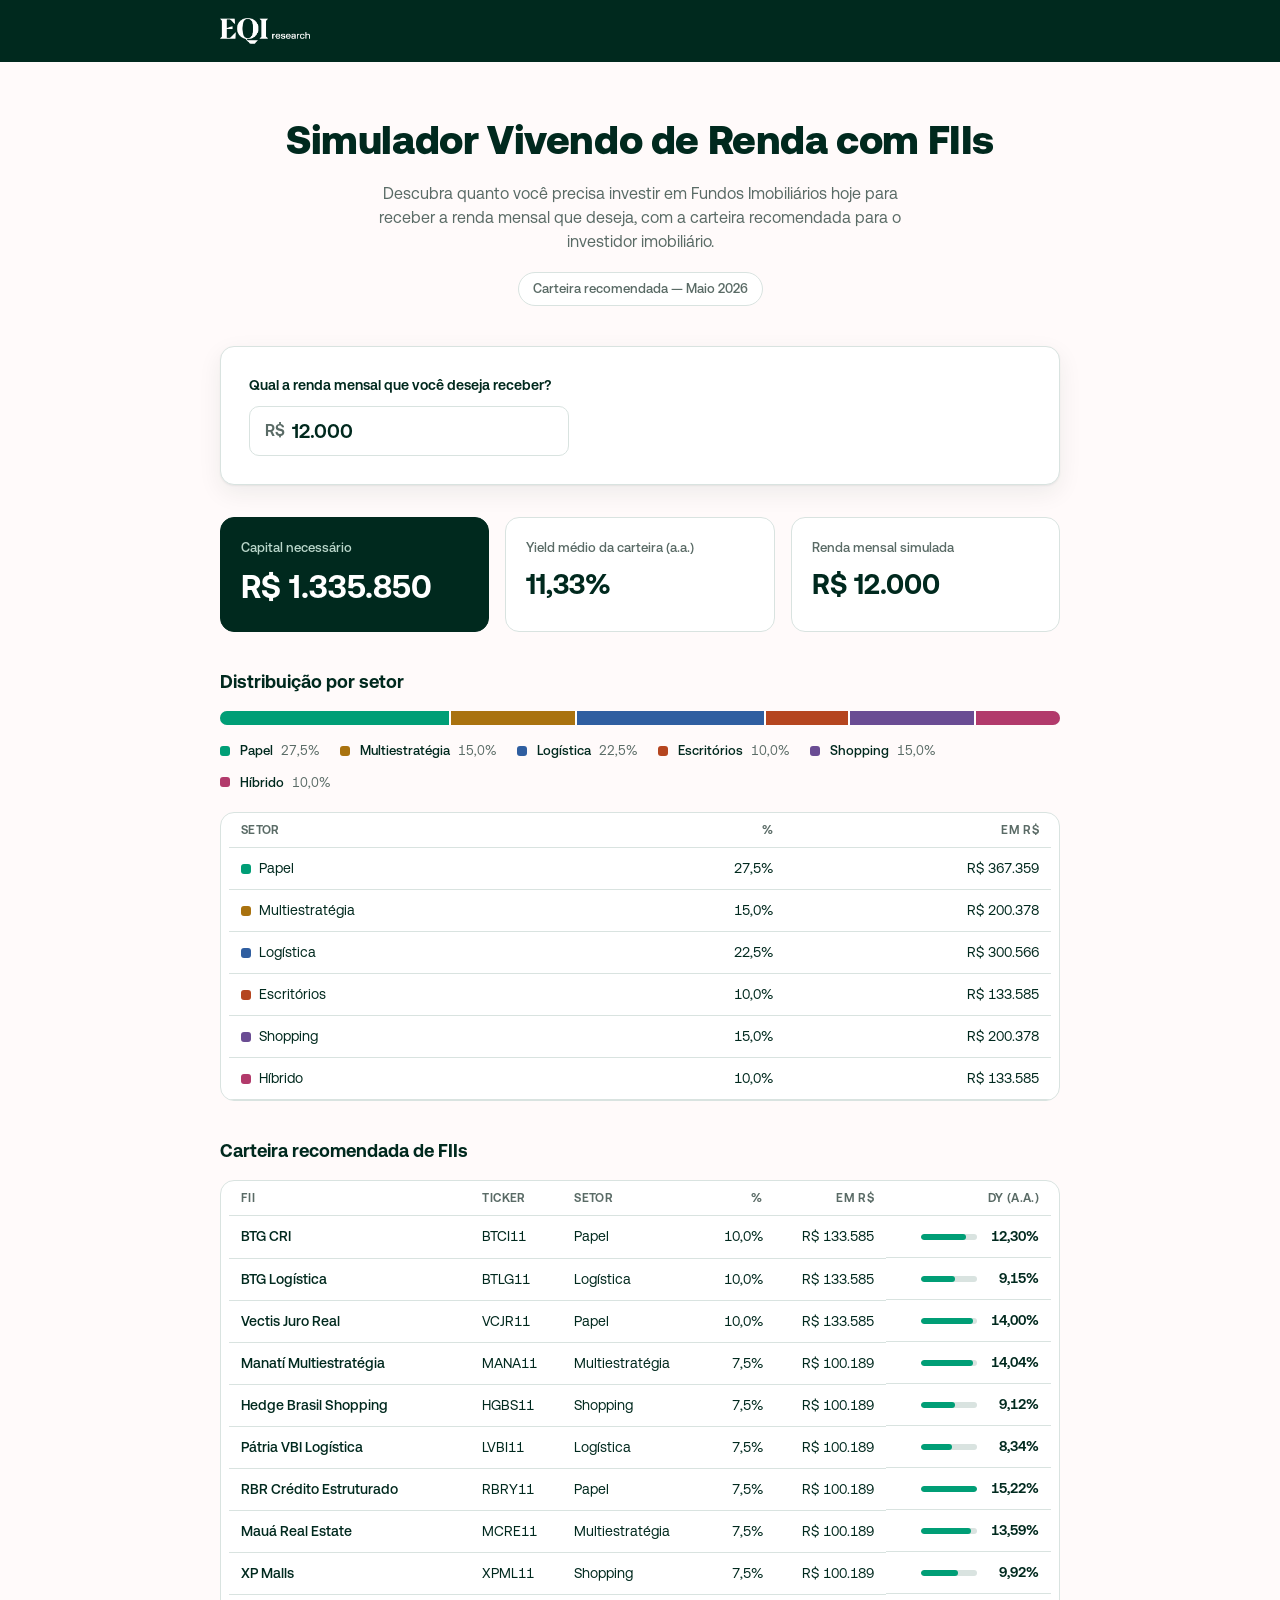
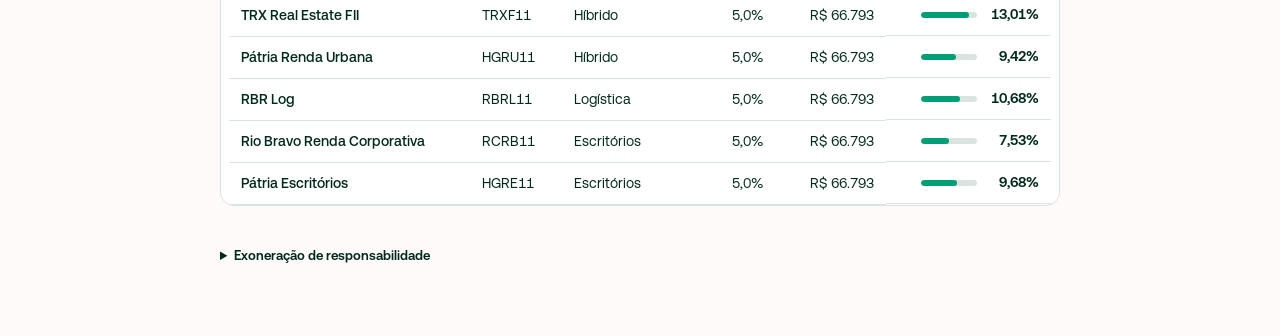
<file: vivendoderendafiis/index.html>
<!doctype html>
<html lang="pt-BR">
<head>
  <meta charset="utf-8">
  <meta name="viewport" content="width=device-width, initial-scale=1">
  <title>Simulador Vivendo de Renda com FIIs | EQI Research</title>
  <link rel="preconnect" href="https://fonts.googleapis.com">
  <link rel="preconnect" href="https://fonts.gstatic.com" crossorigin>
  <link href="https://fonts.googleapis.com/css2?family=Manrope:wght@300;400;500;600;700;800&display=swap" rel="stylesheet">
  <link rel="stylesheet" href="style.css">
</head>
<body>

  <header class="cabecalho">
    <div class="container">
      <img src="assets/logo-eqi-research-white.png" alt="EQI Research">
    </div>
  </header>

  <main class="container">

    <section class="hero">
      <h1>Simulador Vivendo de Renda com FIIs</h1>
      <p>Descubra quanto você precisa investir em Fundos Imobiliários hoje para receber a renda mensal que deseja, com a carteira recomendada para o investidor imobiliário.</p>
      <span class="selo-atualizacao">Carteira recomendada — <span id="atualizacao"></span></span>
    </section>

    <section class="calculadora">
      <div class="campo">
        <label for="input-renda">Qual a renda mensal que você deseja receber?</label>
        <div class="campo-moeda">
          <span>R$</span>
          <input type="text" id="input-renda" inputmode="decimal" value="12.000">
        </div>
      </div>
    </section>

    <p class="aviso-soma" id="aviso-soma" hidden></p>

    <section class="stats">
      <div class="stat-tile destaque">
        <p class="stat-label">Capital necessário</p>
        <p class="stat-valor" id="stat-capital">—</p>
      </div>
      <div class="stat-tile">
        <p class="stat-label">Yield médio da carteira (a.a.)</p>
        <p class="stat-valor" id="stat-yield">—</p>
      </div>
      <div class="stat-tile">
        <p class="stat-label">Renda mensal simulada</p>
        <p class="stat-valor" id="stat-renda">—</p>
      </div>
    </section>

    <section class="secao">
      <h2>Distribuição por setor</h2>
      <div class="barra-setores" id="barra-setores"></div>
      <ul class="legenda-setores" id="legenda-setores"></ul>
      <div class="tabela-scroll">
        <table>
          <thead>
            <tr>
              <th>Setor</th>
              <th class="col-numero">%</th>
              <th class="col-numero">Em R$</th>
            </tr>
          </thead>
          <tbody id="tabela-setores-corpo"></tbody>
        </table>
      </div>
    </section>

    <section class="secao">
      <h2>Carteira recomendada de FIIs</h2>
      <div class="tabela-scroll">
        <table>
          <thead>
            <tr>
              <th>FII</th>
              <th>Ticker</th>
              <th>Setor</th>
              <th class="col-numero">%</th>
              <th class="col-numero">Em R$</th>
              <th class="col-numero">DY (a.a.)</th>
            </tr>
          </thead>
          <tbody id="tabela-fiis-corpo"></tbody>
        </table>
      </div>
    </section>

    <details class="disclaimer">
      <summary>Exoneração de responsabilidade</summary>
      <p>Este relatório foi produzido pela EQI Investimentos Corretora de Títulos e Valores Mobiliários S.A. (“EQI Investimentos”). O conteúdo dos relatórios não pode ser reproduzido, publicado, copiado, divulgado, distribuído, resumido, extraído ou de outra forma referenciado, no todo ou em parte, sem o consentimento prévio e expresso da EQI Research. Nossas análises são baseadas em informações obtidas junto a fontes públicas que consideramos confiáveis na data de publicação, dentre outras fontes. Na medida em que as opiniões nascem de julgamentos e estimativas, estão naturalmente sujeitas a mudanças. O conteúdo dos relatórios é gerado consoante as condições econômicas, de mercado, entre outras, disponíveis na data de sua publicação, de modo que as conclusões apresentadas estão sujeitas a variações em virtude de uma gama de fatores sobre os quais a EQI Research não tem qualquer controle. Cada relatório somente é válido na sua respectiva data, sendo que eventos futuros podem prejudicar suas conclusões. Rentabilidade obtida no passado não representa garantia de rentabilidade futura. A EQI Research busca, mas não assume nenhuma responsabilidade em atualizar, revisar, retificar ou anular tais relatórios em virtude de qualquer acontecimento futuro.</p>
      <p>Nossos relatórios possuem caráter informativo e não representam oferta de negociação de valores mobiliários ou outros instrumentos financeiros em qualquer jurisdição. As análises, informações e estratégias de investimento têm como único propósito fomentar o debate entre os analistas da EQI Research e os seus clientes. A EQI Research ressalta que os relatórios não incluem aconselhamentos de qualquer natureza, como legal ou contábil. O conteúdo dos relatórios não é e nem deve ser considerado como promessa ou garantia com relação ao passado ou ao futuro, nem como recomendação para qualquer fim. Cada cliente deve, portanto, desenvolver suas próprias análises e estratégias.</p>
      <p>As informações disponibilizadas no conteúdo deste relatório não possuem relação com objetivos específicos de investimentos, situação financeira ou necessidade particular de qualquer destinatário específico, não devendo servir como única fonte de informações no processo decisório do investidor que, antes de decidir, deverá realizar, preferencialmente com a ajuda de um profissional devidamente qualificado, uma avaliação minuciosa do produto e respectivos riscos face a seus objetivos pessoais e à sua tolerância a risco. Portanto, nada neste relatório constitui indicação de que a estratégia de investimento ou potenciais recomendações citadas são adequadas ao perfil do destinatário ou apropriadas às circunstâncias individuais do destinatário e tampouco constituem uma recomendação pessoal.</p>
      <p>Os produtos e serviços mencionados nos relatórios podem não estar disponíveis em todas as jurisdições ou para determinadas categorias de investidores. Adicionalmente, a legislação e regulamentação de proteção a investidores de determinadas jurisdições podem não se aplicar a produtos e serviços registrados em outras jurisdições, sujeitos à legislação e regulamentação aplicável, além de previsões contratuais específicas. O recebimento do conteúdo dos relatórios não faz com que você esteja automaticamente enquadrado em determinadas categorias de investimento necessárias para a aplicação em alguns produtos e serviços. A verificação do perfil de investimento de cada investidor deverá, portanto, sempre prevalecer na checagem dos produtos e serviços aptos a integrarem sua carteira de investimentos, sendo certo que nos reservamos ao direito de eventualmente recusarmos determinadas operações que não sejam compatíveis com o seu perfil de investimento.</p>
      <p>A EQI Research ou empresas a nós ligadas mantém, ou tem a intenção de manter, relações comerciais com determinadas companhias cobertas nos relatórios. Por esta razão, os clientes devem estar cientes de eventuais conflitos de interesses que potencialmente possam afetar os objetivos dos relatórios. Os clientes devem considerar os relatórios apenas como mais um fator no eventual processo de tomada de decisão de seus investimentos.</p>
      <p>A EQI Research confia no uso de barreiras de informação para controlar o fluxo de informação contida em uma ou mais áreas dentro da EQI Research, em outras áreas, unidades, grupos e filiadas. A remuneração do analista responsável pelo relatório é determinada pela direção da EQI Research e pelos diretores seniores da EQI Research.</p>
      <p>A EQI Research não se responsabiliza assim como não garante que os investidores irão obter lucros. A EQI Research tampouco irá dividir qualquer ganho de investimentos com os investidores assim como não irá aceitar qualquer passivo causado por perdas. Os investimentos envolvem riscos e os investidores devem ter prudência ao tomar suas decisões de investimento. A EQI Research não tem obrigações fiduciárias com os destinatários dos relatórios e, ao divulgá-los, não apresenta capacidade fiduciária.</p>
      <p>A EQI Research, suas empresas afiliadas, subsidiárias, seus funcionários, diretores e agentes não se responsabilizam e não aceitam nenhum passivo oriundo de perda ou prejuízo eventualmente provocado pelo uso de parte ou da integralidade do conteúdo dos relatórios.</p>
      <p><strong>Certificação dos analistas:</strong> cada analista da área de Análise &amp; Research primariamente responsável pelo conteúdo desse relatório de investimentos, total ou em parte, certifica que: i) todos os pontos de vista expressos refletem suas opiniões e pontos de vista pessoais sobre as ações e seus emissores e tais recomendações foram elaboradas de maneira independente, inclusive em relação a EQI Research e/ou suas afiliadas, conforme o caso; ii) nenhuma parte de sua remuneração foi, é ou será, direta ou indiretamente, relacionada a quaisquer recomendações ou opiniões específicas aqui contidas ou relacionadas ao preço de qualquer valor mobiliário discutido neste relatório.</p>
      <p>Parte da remuneração do analista é proveniente dos lucros da EQI Research como um todo e/ou de suas afiliadas e, consequentemente, das receitas oriundas de transações realizadas pela EQI Research e/ou suas afiliadas.</p>
      <p>Quando aplicável, o analista responsável por este relatório e certificado de acordo com as normas brasileiras será identificado em negrito na primeira página deste relatório e será o primeiro nome na lista de assinaturas.</p>
    </details>

  </main>

  <script src="data.js"></script>
  <script src="app.js"></script>
</body>
</html>
</file>
<file: vivendaderenda/style.css>
/**
 * ==========================================================================
 *  SIMULADOR VIVENDO DE RENDA — ESTILO
 * ==========================================================================
 *  Cores e fonte extraídas do guia de marca EQI. Os hex abaixo foram
 *  estimados visualmente a partir das imagens do guia — se você tiver a
 *  página do PDF com os códigos oficiais, é só trocar os valores em
 *  ":root" abaixo (nada mais no arquivo precisa mudar).
 * ==========================================================================
 */

@font-face {
  font-family: "Aeonik";
  src: url("assets/fonts/aeonik-regular.woff2") format("woff2"),
       url("assets/fonts/aeonik-regular.woff") format("woff");
  font-weight: 400;
  font-style: normal;
  font-display: swap;
}
@font-face {
  font-family: "Aeonik";
  src: url("assets/fonts/aeonik-medium.woff2") format("woff2"),
       url("assets/fonts/aeonik-medium.woff") format("woff");
  font-weight: 500;
  font-style: normal;
  font-display: swap;
}
@font-face {
  font-family: "Aeonik";
  src: url("assets/fonts/aeonik-semibold.woff2") format("woff2"),
       url("assets/fonts/aeonik-semibold.woff") format("woff");
  font-weight: 600;
  font-style: normal;
  font-display: swap;
}
@font-face {
  font-family: "Aeonik";
  src: url("assets/fonts/aeonik-bold.woff2") format("woff2"),
       url("assets/fonts/aeonik-bold.woff") format("woff");
  font-weight: 700;
  font-style: normal;
  font-display: swap;
}
@font-face {
  font-family: "Aeonik";
  src: url("assets/fonts/aeonik-black.woff2") format("woff2"),
       url("assets/fonts/aeonik-black.woff") format("woff");
  font-weight: 900;
  font-style: normal;
  font-display: swap;
}

:root {
  /* ---- paleta institucional EQI (hex oficial do guia de marca) ---- */
  --cor-offwhite: #fffafa;
  --cor-card: #ffffff;
  --cor-verde-institucional: #00291e;   /* fundo escuro / marca sobre off-white */
  --cor-verde-institucional-escuro: #001a12;
  --cor-verde-texto: #00291e;           /* texto principal sobre off-white */
  --cor-verde-texto-suave: #476059;     /* texto secundário (institucional + neutro) */
  --cor-accent: #009e76;                /* verde médio — interação/CTA */
  --cor-accent-hover: #007a5b;
  --cor-mint: #63c6a5;                  /* verde claro — destaques suaves */
  --cor-borda: #d9e3e0;

  /* ---- paleta categórica (classes de ativo) — validada CVD-safe ----
     slot 0 usa o verde institucional da marca; slots 1-3 são cores de apoio
     escolhidas só para diferenciar categorias num gráfico (a marca EQI só
     pode usar off-white/verde institucional no LOGO, mas um gráfico de dados
     precisa de cores distintas por categoria — por isso os outros 3 slots
     não são tons de verde). */
  --cor-classe-0: #009e76; /* Renda Fixa */
  --cor-classe-1: #a9720f; /* FIIs */
  --cor-classe-2: #2f5ea0; /* FI-Infras */
  --cor-classe-3: #b5451f; /* Ações */

  --cor-aviso-bg: #fdf1de;
  --cor-aviso-texto: #7a4a0a;
  --cor-aviso-borda: #e8b165;

  --raio: 14px;
  --sombra: 0 1px 2px rgba(15, 42, 32, 0.06), 0 8px 24px rgba(15, 42, 32, 0.07);
}

* { box-sizing: border-box; }

html, body {
  margin: 0;
  padding: 0;
}

body {
  font-family: "Aeonik", "Inter", system-ui, sans-serif;
  background: var(--cor-offwhite);
  color: var(--cor-verde-texto);
  line-height: 1.5;
}

.container {
  max-width: 880px;
  margin: 0 auto;
  padding: 0 20px;
}

/* ---- header ------------------------------------------------------------ */

.cabecalho {
  background: var(--cor-verde-institucional);
  padding: 18px 0;
}

.cabecalho .container {
  display: flex;
  align-items: center;
}

.cabecalho img {
  height: 26px;
  width: auto;
  display: block;
}

/* ---- hero ---------------------------------------------------------------- */

.hero {
  padding: 48px 0 8px;
  text-align: center;
}

.hero h1 {
  font-family: "Aeonik", sans-serif;
  font-weight: 900;
  font-size: clamp(28px, 4vw, 40px);
  color: var(--cor-verde-institucional);
  margin: 0 0 12px;
  letter-spacing: -0.01em;
}

.hero p {
  font-size: 16px;
  color: var(--cor-verde-texto-suave);
  max-width: 560px;
  margin: 0 auto;
}

.selo-atualizacao {
  display: inline-block;
  margin-top: 18px;
  padding: 6px 14px;
  border-radius: 999px;
  background: var(--cor-card);
  border: 1px solid var(--cor-borda);
  font-size: 13px;
  font-weight: 500;
  color: var(--cor-verde-texto-suave);
}

/* ---- card da calculadora ------------------------------------------------ */

.calculadora {
  background: var(--cor-card);
  border: 1px solid var(--cor-borda);
  border-radius: var(--raio);
  box-shadow: var(--sombra);
  padding: 28px;
  margin: 32px 0;
}

.campo {
  margin-bottom: 22px;
}

.campo:last-child {
  margin-bottom: 0;
}

.campo label {
  display: block;
  font-weight: 600;
  font-size: 14px;
  color: var(--cor-verde-institucional);
  margin-bottom: 10px;
}

.campo-moeda {
  position: relative;
  max-width: 320px;
}

.campo-moeda span {
  position: absolute;
  left: 16px;
  top: 50%;
  transform: translateY(-50%);
  font-weight: 600;
  color: var(--cor-verde-texto-suave);
}

.campo-moeda input {
  width: 100%;
  font-family: inherit;
  font-size: 20px;
  font-weight: 600;
  color: var(--cor-verde-institucional);
  padding: 12px 16px 12px 42px;
  border-radius: 10px;
  border: 1.5px solid var(--cor-borda);
  background: #fff;
  outline: none;
  transition: border-color 0.15s ease;
}

.campo-moeda input:focus {
  border-color: var(--cor-accent);
}

.perfil-selector {
  display: flex;
  gap: 8px;
  flex-wrap: wrap;
}

.perfil-botao {
  flex: 1 1 140px;
  font-family: inherit;
  font-size: 14px;
  font-weight: 600;
  padding: 12px 16px;
  border-radius: 10px;
  border: 1.5px solid var(--cor-borda);
  background: #fff;
  color: var(--cor-verde-texto);
  cursor: pointer;
  transition: all 0.15s ease;
}

.perfil-botao:hover {
  border-color: var(--cor-accent);
  background: rgba(99, 198, 165, 0.12); /* --cor-mint a 12% */
}

.perfil-botao.is-ativo {
  background: var(--cor-verde-institucional);
  border-color: var(--cor-verde-institucional);
  color: var(--cor-offwhite);
}

/* ---- aviso interno (soma dos pesos) ------------------------------------- */

.aviso-soma {
  margin: 0 0 24px;
  padding: 12px 16px;
  border-radius: 10px;
  background: var(--cor-aviso-bg);
  border: 1px solid var(--cor-aviso-borda);
  color: var(--cor-aviso-texto);
  font-size: 13px;
  font-weight: 500;
}

/* ---- estatísticas -------------------------------------------------------- */

.stats {
  display: grid;
  grid-template-columns: repeat(3, 1fr);
  gap: 16px;
  margin-bottom: 36px;
}

.stat-tile {
  background: var(--cor-card);
  border: 1px solid var(--cor-borda);
  border-radius: var(--raio);
  padding: 20px;
  text-align: left;
}

.stat-tile.destaque {
  background: var(--cor-verde-institucional);
  border-color: var(--cor-verde-institucional);
  color: var(--cor-offwhite);
}

.stat-label {
  font-size: 13px;
  font-weight: 500;
  color: var(--cor-verde-texto-suave);
  margin: 0 0 6px;
}

.stat-tile.destaque .stat-label {
  color: #b9d6ca;
}

.stat-valor {
  font-size: 28px;
  font-weight: 700;
  font-variant-numeric: proportional-nums;
  margin: 0;
  color: var(--cor-verde-institucional);
}

.stat-tile.destaque .stat-valor {
  color: #fff;
  font-size: 32px;
}

/* ---- seções de distribuição ---------------------------------------------- */

.secao {
  margin-bottom: 36px;
}

.secao h2 {
  font-size: 18px;
  font-weight: 700;
  color: var(--cor-verde-institucional);
  margin: 0 0 16px;
}

.barra-classes {
  display: flex;
  width: 100%;
  height: 14px;
  border-radius: 999px;
  overflow: hidden;
  background: var(--cor-borda);
  margin-bottom: 16px;
}

.barra-segmento {
  height: 100%;
  background: var(--cor-classe);
  border-right: 2px solid var(--cor-card);
}

.barra-segmento:last-child {
  border-right: none;
}

.legenda-classes {
  display: flex;
  flex-wrap: wrap;
  gap: 12px 20px;
  list-style: none;
  margin: 0 0 20px;
  padding: 0;
}

.legenda-item {
  display: flex;
  align-items: center;
  gap: 8px;
  font-size: 13px;
}

.legenda-swatch {
  width: 10px;
  height: 10px;
  border-radius: 3px;
  background: var(--cor-classe);
  display: inline-block;
  flex-shrink: 0;
}

.legenda-nome {
  color: var(--cor-verde-texto);
  font-weight: 500;
}

.legenda-valor {
  color: var(--cor-verde-texto-suave);
  font-variant-numeric: tabular-nums;
}

table {
  width: 100%;
  border-collapse: collapse;
  font-size: 14px;
}

th {
  text-align: left;
  font-size: 12px;
  font-weight: 600;
  text-transform: uppercase;
  letter-spacing: 0.03em;
  color: var(--cor-verde-texto-suave);
  padding: 0 12px 8px;
  border-bottom: 1px solid var(--cor-borda);
}

td {
  padding: 10px 12px;
  border-bottom: 1px solid var(--cor-borda);
  font-variant-numeric: tabular-nums;
}

td.col-numero, th.col-numero {
  text-align: right;
}

td.col-ativo {
  padding-left: 30px;
  font-variant-numeric: initial;
}

tr.linha-grupo td {
  font-weight: 700;
  color: var(--cor-verde-institucional);
  background: var(--cor-offwhite);
  padding-left: 12px;
}

.legenda-swatch + * {
  margin-left: 2px;
}

tr.linha-grupo .legenda-swatch,
td:first-child .legenda-swatch {
  margin-right: 8px;
  vertical-align: middle;
}

.tabela-scroll {
  overflow-x: auto;
  background: var(--cor-card);
  border: 1px solid var(--cor-borda);
  border-radius: var(--raio);
  padding: 8px 8px 0;
}

/* ---- disclaimer ----------------------------------------------------------- */

.disclaimer {
  margin: 40px 0 60px;
  font-size: 11px;
  line-height: 1.6;
  color: var(--cor-verde-texto-suave);
}

.disclaimer summary {
  cursor: pointer;
  font-size: 13px;
  font-weight: 600;
  color: var(--cor-verde-institucional);
  margin-bottom: 10px;
}

.disclaimer p {
  margin: 0 0 10px;
}

/* ---- responsivo ------------------------------------------------------------ */

@media (max-width: 640px) {
  .stats {
    grid-template-columns: 1fr;
  }
  .calculadora {
    padding: 20px;
  }
  td.col-ativo {
    padding-left: 20px;
  }
}
</file>
<file: vivendoderendafiis/style.css>
/**
 * ==========================================================================
 *  SIMULADOR VIVENDO DE RENDA COM FIIS — ESTILO
 * ==========================================================================
 *  Cores oficiais do guia de marca EQI, iguais aos tokens usados no hub
 *  (desexcel/index.html: --off-white, --verde, --verde-escuro etc.) e no
 *  simulador irmão "Vivendo de Renda".
 * ==========================================================================
 */

@font-face {
  font-family: "Aeonik";
  src: url("assets/fonts/aeonik-regular.woff2") format("woff2"),
       url("assets/fonts/aeonik-regular.woff") format("woff");
  font-weight: 400;
  font-style: normal;
  font-display: swap;
}
@font-face {
  font-family: "Aeonik";
  src: url("assets/fonts/aeonik-medium.woff2") format("woff2"),
       url("assets/fonts/aeonik-medium.woff") format("woff");
  font-weight: 500;
  font-style: normal;
  font-display: swap;
}
@font-face {
  font-family: "Aeonik";
  src: url("assets/fonts/aeonik-semibold.woff2") format("woff2"),
       url("assets/fonts/aeonik-semibold.woff") format("woff");
  font-weight: 600;
  font-style: normal;
  font-display: swap;
}
@font-face {
  font-family: "Aeonik";
  src: url("assets/fonts/aeonik-bold.woff2") format("woff2"),
       url("assets/fonts/aeonik-bold.woff") format("woff");
  font-weight: 700;
  font-style: normal;
  font-display: swap;
}
@font-face {
  font-family: "Aeonik";
  src: url("assets/fonts/aeonik-black.woff2") format("woff2"),
       url("assets/fonts/aeonik-black.woff") format("woff");
  font-weight: 900;
  font-style: normal;
  font-display: swap;
}

:root {
  /* ---- paleta institucional EQI — mesmos tokens do hub (desexcel/index.html) ---- */
  --cor-offwhite: #fffafa;
  --cor-card: #ffffff;
  --cor-verde-institucional: #00291e;   /* fundo escuro / marca sobre off-white */
  --cor-verde-texto: #00291e;           /* texto principal sobre off-white */
  --cor-verde-texto-suave: #5a6b66;     /* texto secundário — igual var(--muted) do hub */
  --cor-accent: #009e76;                /* verde médio — interação/CTA */
  --cor-accent-hover: #004031;          /* igual var(--verde-escuro) do hub */
  --cor-mint: #63c6a5;                  /* verde claro — destaques suaves */
  --cor-borda: #d9e3e0;

  /* ---- paleta categórica (setores de FII) — validada CVD-safe ----
     slot 0 usa o verde institucional da marca; os demais são cores de apoio
     escolhidas só para diferenciar setores num gráfico (a marca EQI só pode
     usar off-white/verde institucional no LOGO, não num gráfico de dados
     com 6 categorias). */
  --cor-setor-0: #009e76; /* Papel */
  --cor-setor-1: #a9720f; /* Multiestratégia */
  --cor-setor-2: #2f5ea0; /* Logística */
  --cor-setor-3: #b5451f; /* Escritórios */
  --cor-setor-4: #6a4c93; /* Shopping */
  --cor-setor-5: #b23a6b; /* Híbrido */

  --cor-aviso-bg: #fdf1de;
  --cor-aviso-texto: #7a4a0a;
  --cor-aviso-borda: #e8b165;

  --raio: 14px;
  --sombra: 0 1px 2px rgba(15, 42, 32, 0.06), 0 8px 24px rgba(15, 42, 32, 0.07);
}

* { box-sizing: border-box; }

html, body {
  margin: 0;
  padding: 0;
}

body {
  font-family: "Aeonik", "Manrope", -apple-system, BlinkMacSystemFont, "Segoe UI", Helvetica, Arial, sans-serif;
  background: var(--cor-offwhite);
  color: var(--cor-verde-texto);
  line-height: 1.5;
}

.container {
  max-width: 880px;
  margin: 0 auto;
  padding: 0 20px;
}

/* ---- header ------------------------------------------------------------ */

.cabecalho {
  background: var(--cor-verde-institucional);
  padding: 18px 0;
}

.cabecalho .container {
  display: flex;
  align-items: center;
}

.cabecalho img {
  height: 26px;
  width: auto;
  display: block;
}

/* ---- hero ---------------------------------------------------------------- */

.hero {
  padding: 48px 0 8px;
  text-align: center;
}

.hero h1 {
  font-family: "Aeonik", "Manrope", sans-serif;
  font-weight: 900;
  font-size: clamp(28px, 4vw, 40px);
  color: var(--cor-verde-institucional);
  margin: 0 0 12px;
  letter-spacing: -0.01em;
}

.hero p {
  font-size: 16px;
  color: var(--cor-verde-texto-suave);
  max-width: 560px;
  margin: 0 auto;
}

.selo-atualizacao {
  display: inline-block;
  margin-top: 18px;
  padding: 6px 14px;
  border-radius: 999px;
  background: var(--cor-card);
  border: 1px solid var(--cor-borda);
  font-size: 13px;
  font-weight: 500;
  color: var(--cor-verde-texto-suave);
}

/* ---- card da calculadora ------------------------------------------------ */

.calculadora {
  background: var(--cor-card);
  border: 1px solid var(--cor-borda);
  border-radius: var(--raio);
  box-shadow: var(--sombra);
  padding: 28px;
  margin: 32px 0;
}

.campo {
  margin-bottom: 22px;
}

.campo:last-child {
  margin-bottom: 0;
}

.campo label {
  display: block;
  font-weight: 600;
  font-size: 14px;
  color: var(--cor-verde-institucional);
  margin-bottom: 10px;
}

.campo-moeda {
  position: relative;
  max-width: 320px;
}

.campo-moeda span {
  position: absolute;
  left: 16px;
  top: 50%;
  transform: translateY(-50%);
  font-weight: 600;
  color: var(--cor-verde-texto-suave);
}

.campo-moeda input {
  width: 100%;
  font-family: inherit;
  font-size: 20px;
  font-weight: 600;
  color: var(--cor-verde-institucional);
  padding: 12px 16px 12px 42px;
  border-radius: 10px;
  border: 1.5px solid var(--cor-borda);
  background: #fff;
  outline: none;
  transition: border-color 0.15s ease;
}

.campo-moeda input:focus {
  border-color: var(--cor-accent);
}

/* ---- aviso interno (soma dos pesos) ------------------------------------- */

.aviso-soma {
  margin: 0 0 24px;
  padding: 12px 16px;
  border-radius: 10px;
  background: var(--cor-aviso-bg);
  border: 1px solid var(--cor-aviso-borda);
  color: var(--cor-aviso-texto);
  font-size: 13px;
  font-weight: 500;
}

/* ---- estatísticas -------------------------------------------------------- */

.stats {
  display: grid;
  grid-template-columns: repeat(3, 1fr);
  gap: 16px;
  margin-bottom: 36px;
}

.stat-tile {
  background: var(--cor-card);
  border: 1px solid var(--cor-borda);
  border-radius: var(--raio);
  padding: 20px;
  text-align: left;
}

.stat-tile.destaque {
  background: var(--cor-verde-institucional);
  border-color: var(--cor-verde-institucional);
  color: var(--cor-offwhite);
}

.stat-label {
  font-size: 13px;
  font-weight: 500;
  color: var(--cor-verde-texto-suave);
  margin: 0 0 6px;
}

.stat-tile.destaque .stat-label {
  color: #b9d6ca;
}

.stat-valor {
  font-size: 28px;
  font-weight: 700;
  font-variant-numeric: proportional-nums;
  margin: 0;
  color: var(--cor-verde-institucional);
}

.stat-tile.destaque .stat-valor {
  color: #fff;
  font-size: 32px;
}

/* ---- seções de distribuição ---------------------------------------------- */

.secao {
  margin-bottom: 36px;
}

.secao h2 {
  font-size: 18px;
  font-weight: 700;
  color: var(--cor-verde-institucional);
  margin: 0 0 16px;
}

.barra-setores {
  display: flex;
  width: 100%;
  height: 14px;
  border-radius: 999px;
  overflow: hidden;
  background: var(--cor-borda);
  margin-bottom: 16px;
}

.barra-segmento {
  height: 100%;
  background: var(--cor-setor);
  border-right: 2px solid var(--cor-card);
}

.barra-segmento:last-child {
  border-right: none;
}

.legenda-setores {
  display: flex;
  flex-wrap: wrap;
  gap: 12px 20px;
  list-style: none;
  margin: 0 0 20px;
  padding: 0;
}

.legenda-item {
  display: flex;
  align-items: center;
  gap: 8px;
  font-size: 13px;
}

.legenda-swatch {
  width: 10px;
  height: 10px;
  border-radius: 3px;
  background: var(--cor-setor);
  display: inline-block;
  flex-shrink: 0;
}

.legenda-nome {
  color: var(--cor-verde-texto);
  font-weight: 500;
}

.legenda-valor {
  color: var(--cor-verde-texto-suave);
  font-variant-numeric: tabular-nums;
}

table {
  width: 100%;
  border-collapse: collapse;
  font-size: 14px;
}

th {
  text-align: left;
  font-size: 12px;
  font-weight: 600;
  text-transform: uppercase;
  letter-spacing: 0.03em;
  color: var(--cor-verde-texto-suave);
  padding: 0 12px 8px;
  border-bottom: 1px solid var(--cor-borda);
  white-space: nowrap;
}

td {
  padding: 10px 12px;
  border-bottom: 1px solid var(--cor-borda);
  font-variant-numeric: tabular-nums;
}

td.col-numero, th.col-numero {
  text-align: right;
}

td.col-ativo {
  font-variant-numeric: initial;
  font-weight: 500;
}

.legenda-swatch + * {
  margin-left: 2px;
}

td:first-child .legenda-swatch {
  margin-right: 8px;
  vertical-align: middle;
}

.tabela-scroll {
  overflow-x: auto;
  background: var(--cor-card);
  border: 1px solid var(--cor-borda);
  border-radius: var(--raio);
  padding: 8px 8px 0;
}

/* ---- coluna de DY com mini-barra (estilo "data bar" do Excel) ------------- */

td.col-dy {
  display: flex;
  align-items: center;
  justify-content: flex-end;
  gap: 8px;
  min-width: 120px;
}

.dy-barra-fundo {
  width: 56px;
  height: 6px;
  border-radius: 999px;
  background: var(--cor-borda);
  overflow: hidden;
  flex-shrink: 0;
}

.dy-barra {
  height: 100%;
  background: var(--cor-accent);
  border-radius: 999px;
}

.dy-valor {
  font-variant-numeric: tabular-nums;
  min-width: 54px;
  text-align: right;
  font-weight: 600;
  color: var(--cor-verde-institucional);
}

/* ---- disclaimer ----------------------------------------------------------- */

.disclaimer {
  margin: 40px 0 60px;
  font-size: 11px;
  line-height: 1.6;
  color: var(--cor-verde-texto-suave);
}

.disclaimer summary {
  cursor: pointer;
  font-size: 13px;
  font-weight: 600;
  color: var(--cor-verde-institucional);
  margin-bottom: 10px;
}

.disclaimer p {
  margin: 0 0 10px;
}

/* ---- responsivo ------------------------------------------------------------ */

@media (max-width: 640px) {
  .stats {
    grid-template-columns: 1fr;
  }
  .calculadora {
    padding: 20px;
  }
  td.col-dy {
    min-width: 100px;
  }
  .dy-barra-fundo {
    width: 36px;
  }
}
</file>
